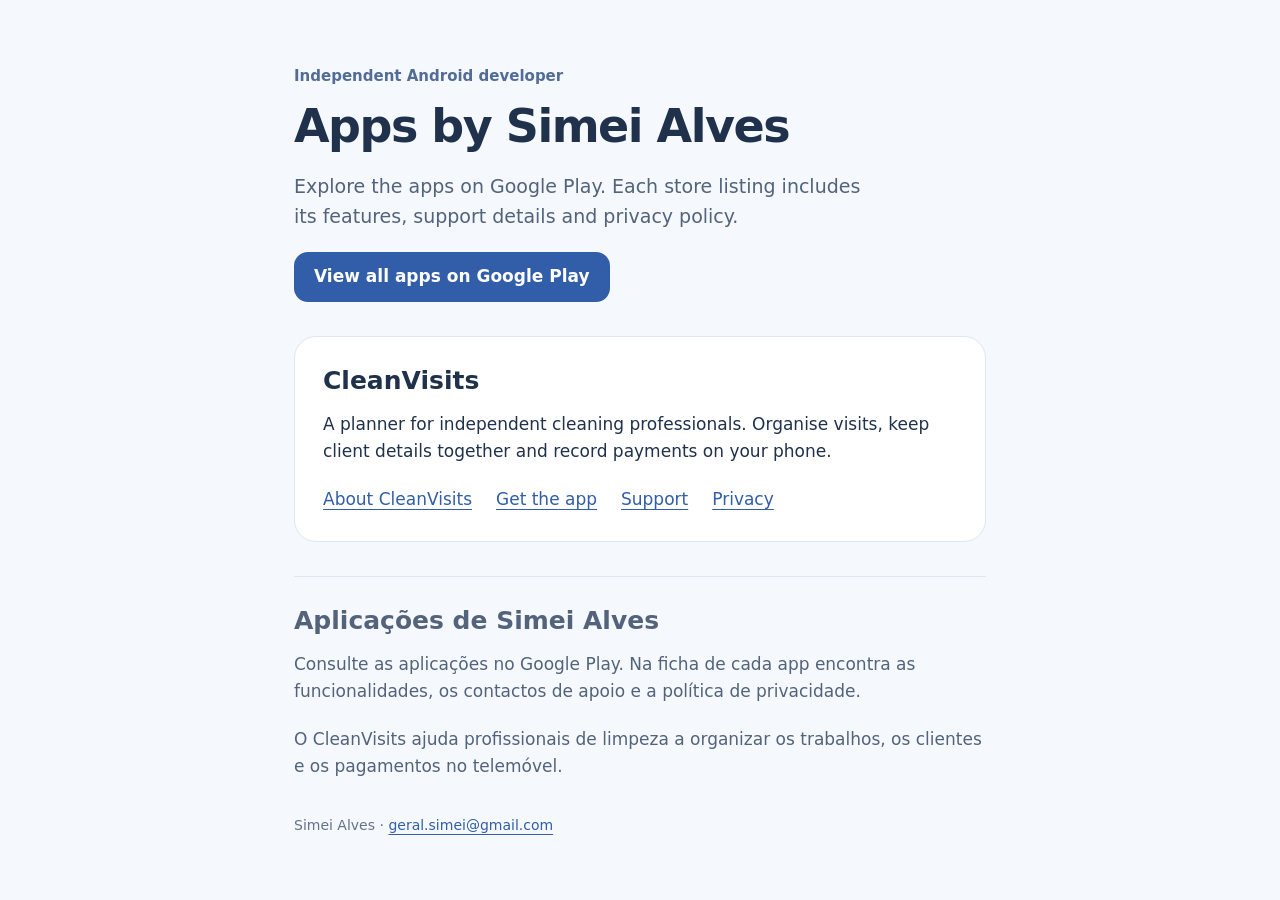
<file: index.html>
<!doctype html>
<html lang="en">
<head>
  <meta charset="utf-8">
  <meta name="viewport" content="width=device-width, initial-scale=1">
  <meta name="description" content="Official Android apps by Simei Alves. Find CleanVisits, app support and Google Play listings.">
  <meta name="theme-color" content="#f5f8fd">
  <meta name="color-scheme" content="light">
  <link rel="canonical" href="https://simei-alves.github.io/">
  <title>Simei Alves — Android apps</title>
  <style>
    * { box-sizing: border-box; }
    body { margin: 0; background: #f5f8fd; color: #20314c; font: 17px/1.6 system-ui, -apple-system, BlinkMacSystemFont, "Segoe UI", sans-serif; }
    main { max-width: 740px; margin: auto; padding: 64px 24px; }
    .label { color: #526c97; font-size: 15px; font-weight: 650; margin-bottom: 12px; }
    h1 { font-size: clamp(34px, 8vw, 46px); line-height: 1.15; letter-spacing: -1.5px; margin: 0 0 18px; }
    h2 { font-size: 25px; line-height: 1.3; margin: 0 0 14px; }
    p { margin: 0 0 20px; }
    .intro { color: #53637b; font-size: 19px; max-width: 590px; }
    section { padding: 28px; background: white; border: 1px solid #dde6f4; border-radius: 22px; margin: 34px 0; }
    a { color: #315da9; text-underline-offset: 4px; }
    a:focus-visible { outline: 3px solid #80a7eb; outline-offset: 5px; }
    .button { display: inline-flex; align-items: center; min-height: 50px; border-radius: 14px; padding: 11px 20px; background: #315da9; color: white; font-weight: 650; text-decoration: none; }
    .links { display: flex; flex-wrap: wrap; gap: 12px 24px; margin-top: 20px; }
    .pt { margin-top: 34px; color: #53637b; padding-top: 28px; border-top: 1px solid #dde6f4; }
    footer { margin-top: 34px; color: #657389; font-size: 14px; }
    @media (max-width: 460px) { main { padding: 38px 18px; } section { padding: 24px; } }
  </style>
</head>
<body>
<main>
  <p class="label">Independent Android developer</p>
  <h1>Apps by Simei Alves</h1>
  <p class="intro">Explore the apps on Google Play. Each store listing includes its features, support details and privacy policy.</p>
  <a class="button" href="https://play.google.com/store/apps/dev?id=5672732255673525342">View all apps on Google Play</a>
  <section aria-labelledby="cleanvisits">
    <h2 id="cleanvisits">CleanVisits</h2>
    <p>A planner for independent cleaning professionals. Organise visits, keep client details together and record payments on your phone.</p>
    <nav class="links" aria-label="CleanVisits links">
      <a href="./cleanvisits/">About CleanVisits</a>
      <a href="https://play.google.com/store/apps/details?id=app.cleanvisits.mobile">Get the app</a>
      <a href="https://cleanvisits.simei-alves.chatgpt.site/support/">Support</a>
      <a href="https://cleanvisits.simei-alves.chatgpt.site/privacy/">Privacy</a>
    </nav>
  </section>
  <div class="pt" lang="pt-PT">
    <h2>Aplicações de Simei Alves</h2>
    <p>Consulte as aplicações no Google Play. Na ficha de cada app encontra as funcionalidades, os contactos de apoio e a política de privacidade.</p>
    <p>O CleanVisits ajuda profissionais de limpeza a organizar os trabalhos, os clientes e os pagamentos no telemóvel.</p>
  </div>
  <footer>Simei Alves · <a href="mailto:geral.simei@gmail.com">geral.simei@gmail.com</a></footer>
</main>
</body>
</html>
</file>
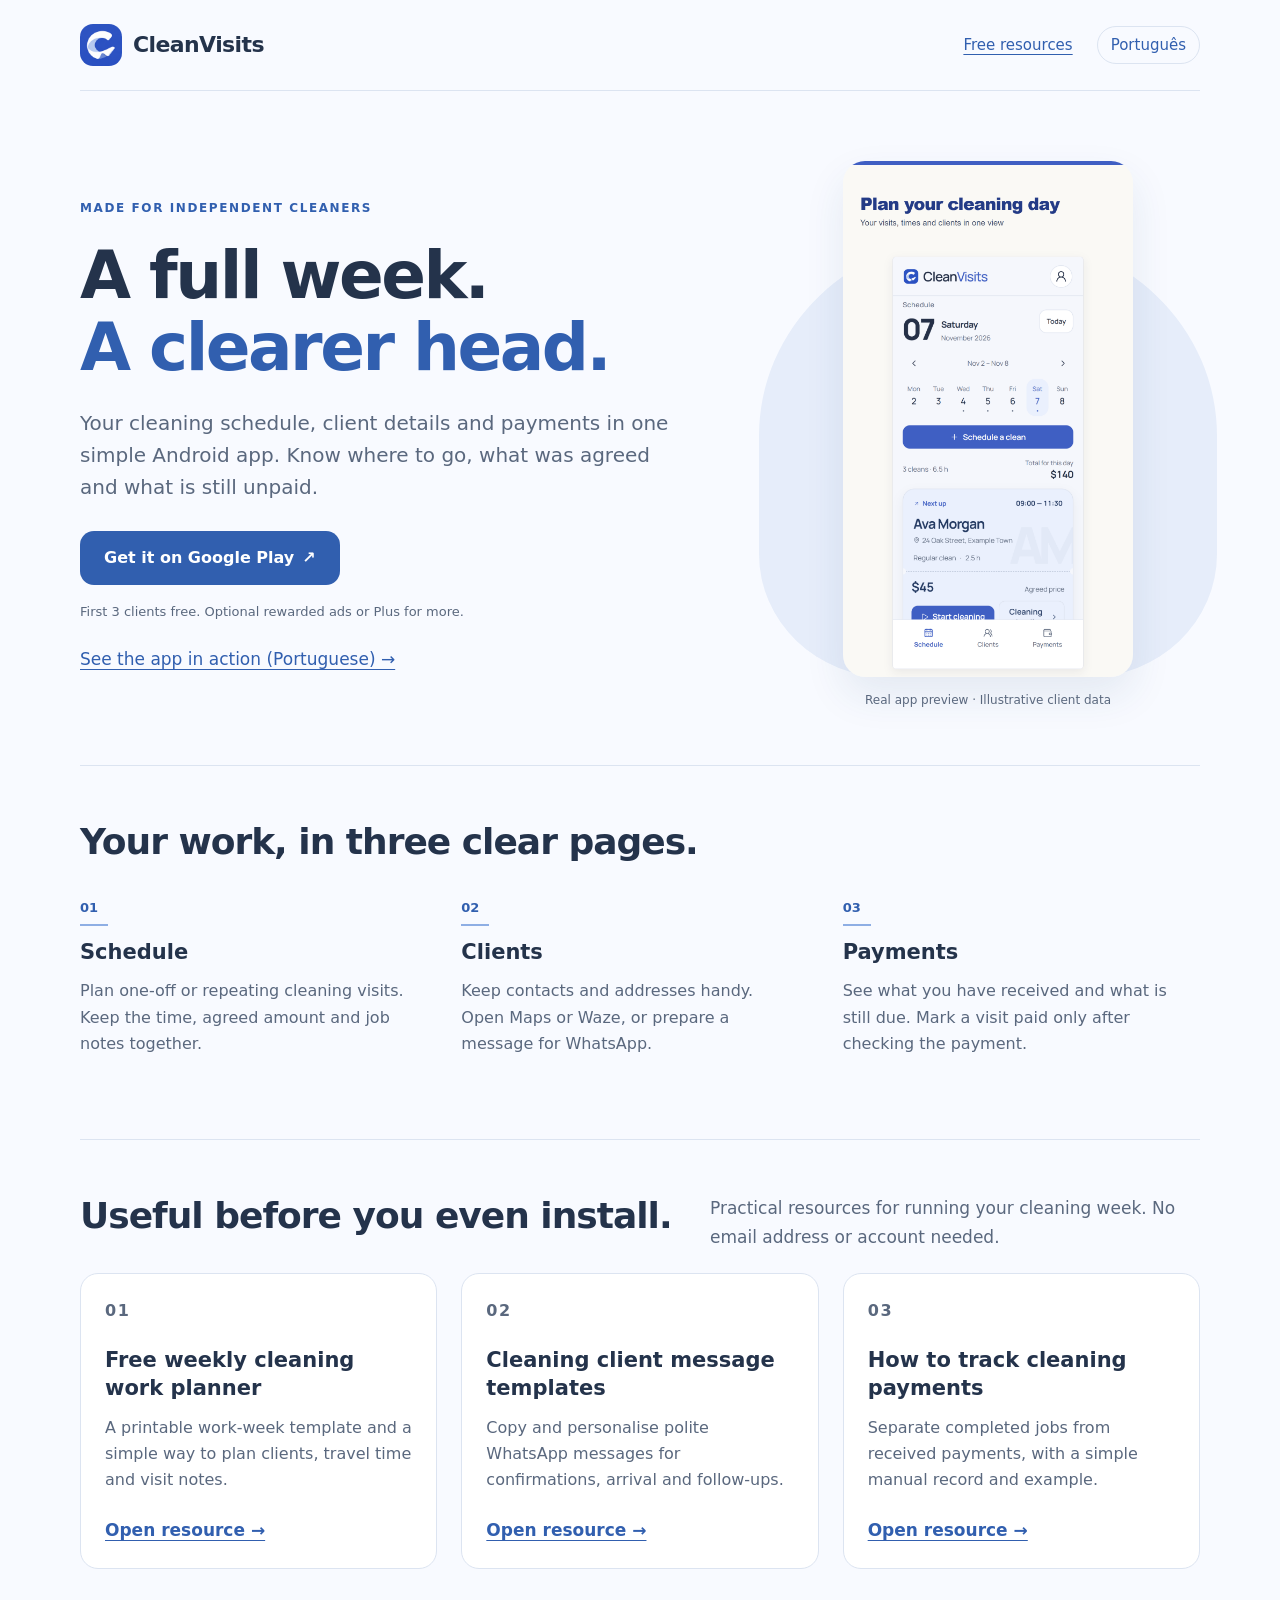
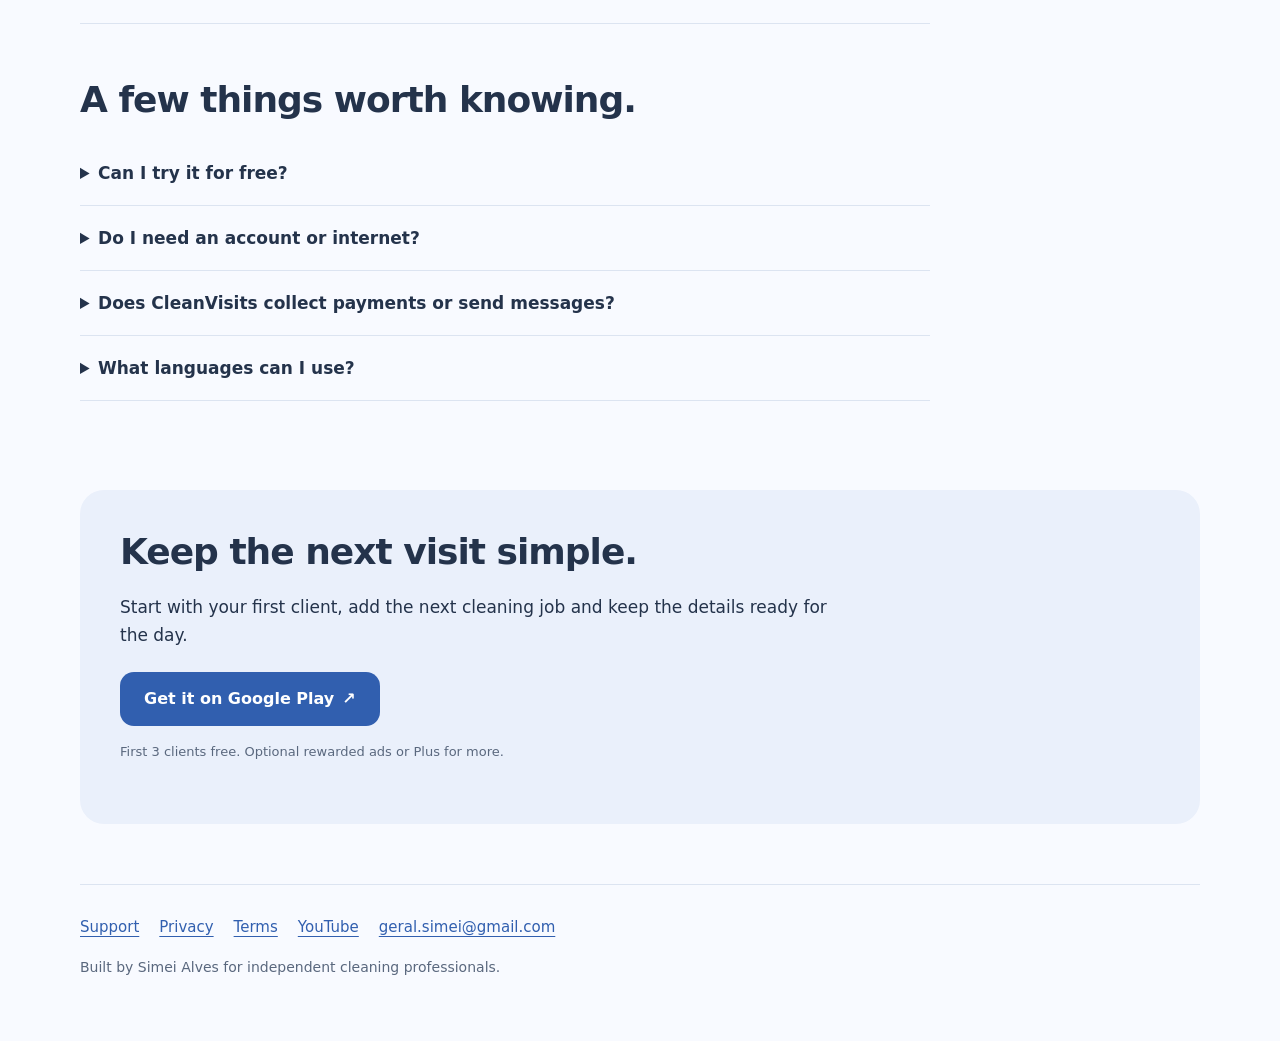
<file: cleanvisits/index.html>
<!doctype html><html lang="en"><head><meta charset="utf-8"><meta name="viewport" content="width=device-width,initial-scale=1"><title>CleanVisits — Cleaning Schedule &amp; Client Planner for Android</title><meta name="description" content="Plan cleaning jobs, organise clients, prepare WhatsApp messages and track manual payments. Try CleanVisits for Android with your first 3 clients free."><meta name="theme-color" content="#f8faff"><link rel="canonical" href="https://simei-alves.github.io/cleanvisits/"><link rel="alternate" hreflang="en" href="https://simei-alves.github.io/cleanvisits/"><link rel="alternate" hreflang="pt-BR" href="https://simei-alves.github.io/cleanvisits/pt-br/"><link rel="alternate" hreflang="x-default" href="https://simei-alves.github.io/cleanvisits/"><meta property="og:type" content="website"><meta property="og:title" content="CleanVisits — Cleaning Schedule &amp; Client Planner for Android"><meta property="og:description" content="Plan cleaning jobs, organise clients, prepare WhatsApp messages and track manual payments. Try CleanVisits for Android with your first 3 clients free."><meta property="og:url" content="https://simei-alves.github.io/cleanvisits/"><meta property="og:image" content="https://simei-alves.github.io/cleanvisits/assets/icon.png"><meta property="og:site_name" content="CleanVisits"><meta name="twitter:card" content="summary"><link rel="icon" href="/cleanvisits/assets/icon.png"><link rel="stylesheet" href="/cleanvisits/assets/site.css"><script type="application/ld+json">{"@context": "https://schema.org", "@type": "SoftwareApplication", "name": "CleanVisits — Cleaning Schedule & Client Planner for Android", "description": "Plan cleaning jobs, organise clients, prepare WhatsApp messages and track manual payments. Try CleanVisits for Android with your first 3 clients free.", "url": "https://simei-alves.github.io/cleanvisits/", "inLanguage": "en", "operatingSystem": "Android", "applicationCategory": "BusinessApplication", "downloadUrl": "https://play.google.com/store/apps/details?id=app.cleanvisits.mobile&referrer=utm_source%3Dcleanvisits_website%26utm_medium%3Dorganic%26utm_campaign%3Devergreen_resources%26utm_content%3Dhome-en", "author": {"@type": "Person", "name": "Simei Alves"}, "offers": {"@type": "Offer", "price": "0", "priceCurrency": "EUR"}}</script><script defer src="/cleanvisits/assets/site.js?v=20261111-share"></script><meta name="google-site-verification" content="xfqbHqkhNoqQTJRqaFRXbe8_6om6MRQxF9BU3e5AHb0" /></head><body><a class="skip" href="#main">Skip to content</a><div class="wrap"><header><a class="brand" href="/cleanvisits/"><img src="/cleanvisits/assets/icon.png" width="42" height="42" alt="">CleanVisits</a><nav aria-label="Main navigation"><a class="guides-nav" href="/cleanvisits/#resources">Free resources</a><a class="language" lang="pt-BR" href="https://simei-alves.github.io/cleanvisits/pt-br/">Português</a></nav></header><main id="main"><section class="hero"><div><p class="eyebrow">Made for independent cleaners</p><h1>A full week.<br><em>A clearer head.</em></h1><p class="lead">Your cleaning schedule, client details and payments in one simple Android app. Know where to go, what was agreed and what is still unpaid.</p><div class="actions"><a class="button" href="https://play.google.com/store/apps/details?id=app.cleanvisits.mobile&amp;referrer=utm_source%3Dcleanvisits_website%26utm_medium%3Dorganic%26utm_campaign%3Devergreen_resources%26utm_content%3Dhome-en">Get it on Google Play <span aria-hidden="true">↗</span></a></div><p class="fine">First 3 clients free. Optional rewarded ads or Plus for more.</p><a href="https://www.youtube.com/watch?v=NJuPcZrZ4kE">See the app in action (Portuguese) →</a></div><figure class="showcase"><img src="/cleanvisits/assets/app-en.png" width="1080" height="1920" alt="CleanVisits cleaning schedule showing example visits and times" fetchpriority="high"><figcaption>Real app preview · Illustrative client data</figcaption></figure></section><section class="section"><h2>Your work, in three clear pages.</h2><div class="features"><article class="feature"><span class="number">01</span><h3>Schedule</h3><p>Plan one-off or repeating cleaning visits. Keep the time, agreed amount and job notes together.</p></article><article class="feature"><span class="number">02</span><h3>Clients</h3><p>Keep contacts and addresses handy. Open Maps or Waze, or prepare a message for WhatsApp.</p></article><article class="feature"><span class="number">03</span><h3>Payments</h3><p>See what you have received and what is still due. Mark a visit paid only after checking the payment.</p></article></div></section><section class="section" id="resources"><div class="section-head"><h2>Useful before you even install.</h2><p>Practical resources for running your cleaning week. No email address or account needed.</p></div><div class="resources"><article class="resource"><p class="eyebrow">01</p><h3>Free weekly cleaning work planner</h3><p>A printable work-week template and a simple way to plan clients, travel time and visit notes.</p><a href="/cleanvisits/cleaning-weekly-planner.html">Open resource →</a></article><article class="resource"><p class="eyebrow">02</p><h3>Cleaning client message templates</h3><p>Copy and personalise polite WhatsApp messages for confirmations, arrival and follow-ups.</p><a href="/cleanvisits/cleaning-client-message-templates.html">Open resource →</a></article><article class="resource"><p class="eyebrow">03</p><h3>How to track cleaning payments</h3><p>Separate completed jobs from received payments, with a simple manual record and example.</p><a href="/cleanvisits/track-cleaning-payments.html">Open resource →</a></article></div></section><section class="section faq"><h2>A few things worth knowing.</h2><details><summary>Can I try it for free?</summary><p>Yes. Start with 3 clients free. Additional clients can be unlocked with optional rewarded ads when available, or with Plus. Plus removes ads and unlocks all features. Check Google Play for the current local subscription price.</p></details><details><summary>Do I need an account or internet?</summary><p>No CleanVisits account is required. Your schedule and client records work offline on your phone. Ads, subscriptions, navigation and WhatsApp may need internet access or another app.</p></details><details><summary>Does CleanVisits collect payments or send messages?</summary><p>Payments are recorded manually. CleanVisits does not charge clients. WhatsApp messages are prepared for you to review and send yourself.</p></details><details><summary>What languages can I use?</summary><p>The app includes 20 interface languages. Choose your language when you first open it, or change it in the profile.</p></details></section><aside class="closing no-print"><h2>Keep the next visit simple.</h2><p>Start with your first client, add the next cleaning job and keep the details ready for the day.</p><a class="button" href="https://play.google.com/store/apps/details?id=app.cleanvisits.mobile&amp;referrer=utm_source%3Dcleanvisits_website%26utm_medium%3Dorganic%26utm_campaign%3Devergreen_resources%26utm_content%3Dhome-bottom-en">Get it on Google Play <span aria-hidden="true">↗</span></a><p class="fine" style="margin-top:15px">First 3 clients free. Optional rewarded ads or Plus for more.</p></aside></main><footer><nav class="footer-links" aria-label="Help and information"><a href="https://cleanvisits.simei-alves.chatgpt.site/support/">Support</a><a href="https://cleanvisits.simei-alves.chatgpt.site/privacy/">Privacy</a><a href="https://cleanvisits.simei-alves.chatgpt.site/terms/">Terms</a><a href="https://www.youtube.com/@CleanVisits">YouTube</a><a href="mailto:geral.simei@gmail.com">geral.simei@gmail.com</a></nav><p>Built by Simei Alves for independent cleaning professionals.</p></footer></div></body></html>
</file>
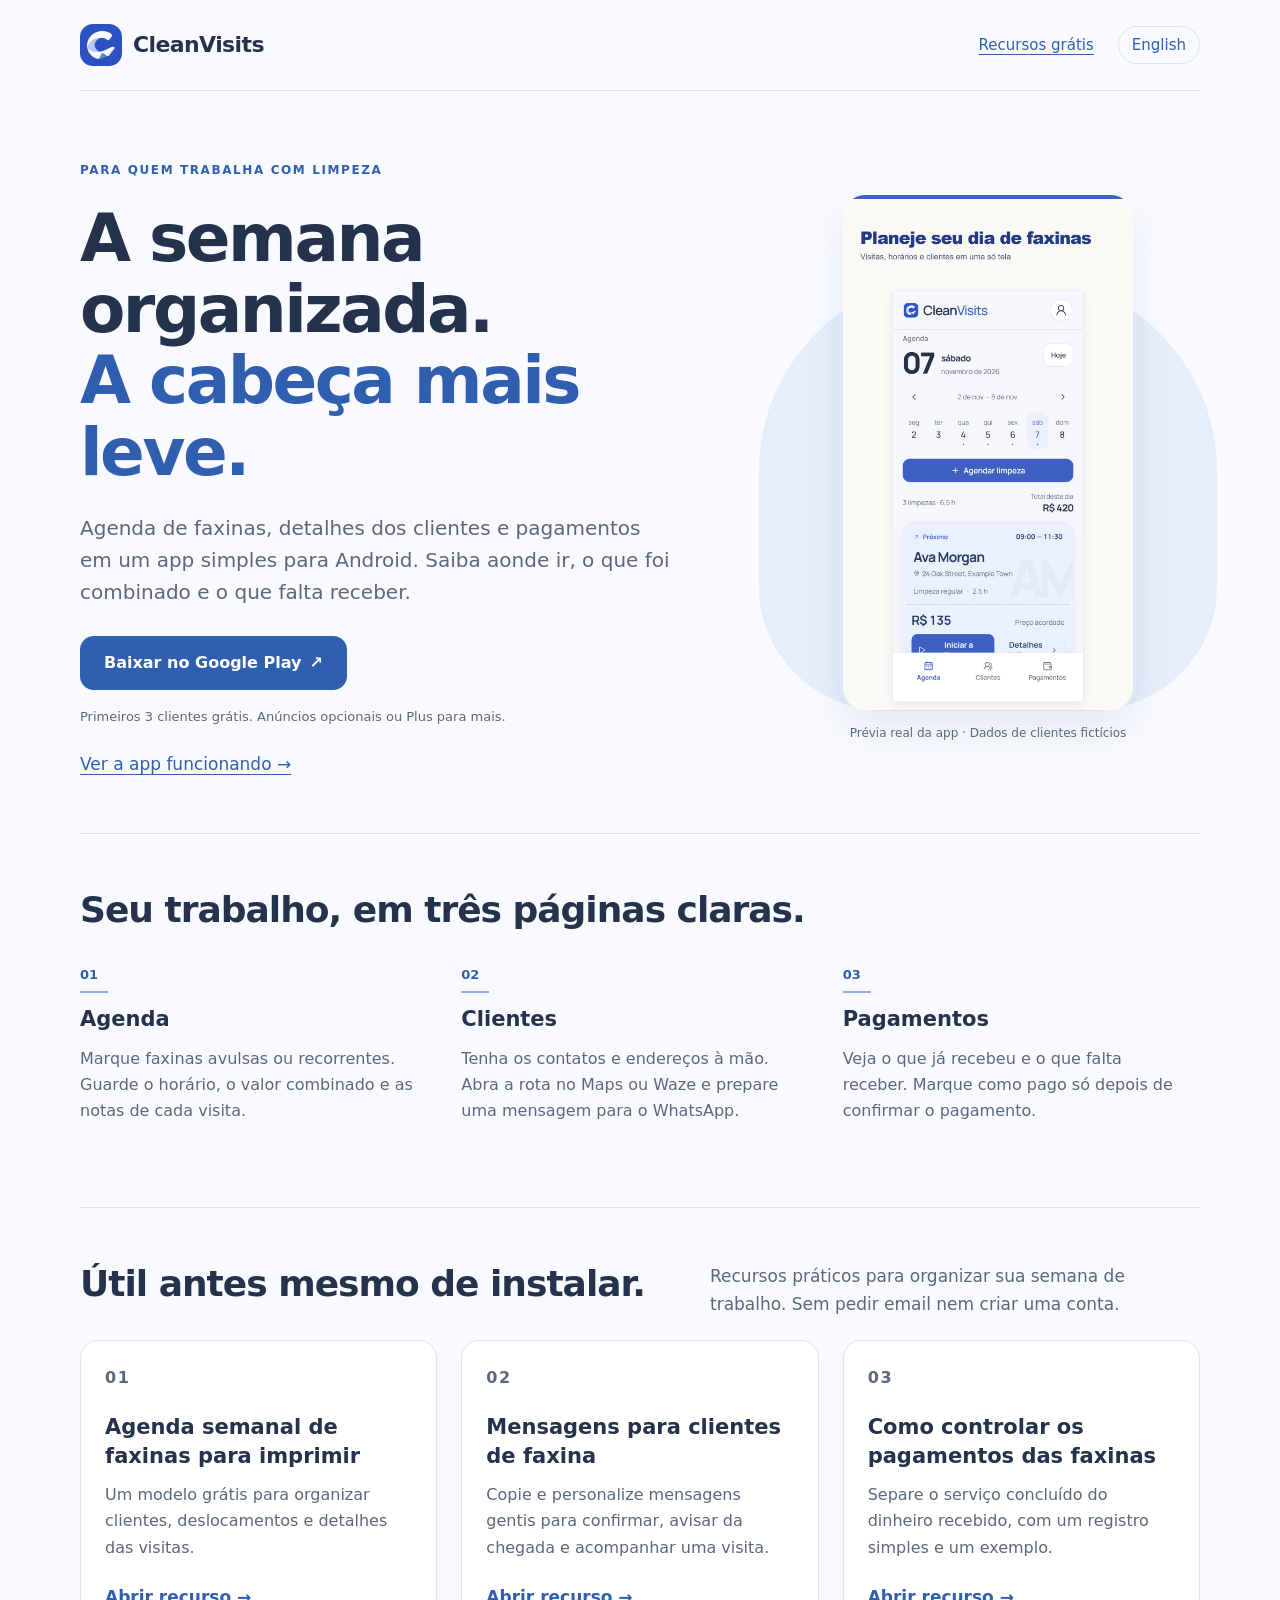
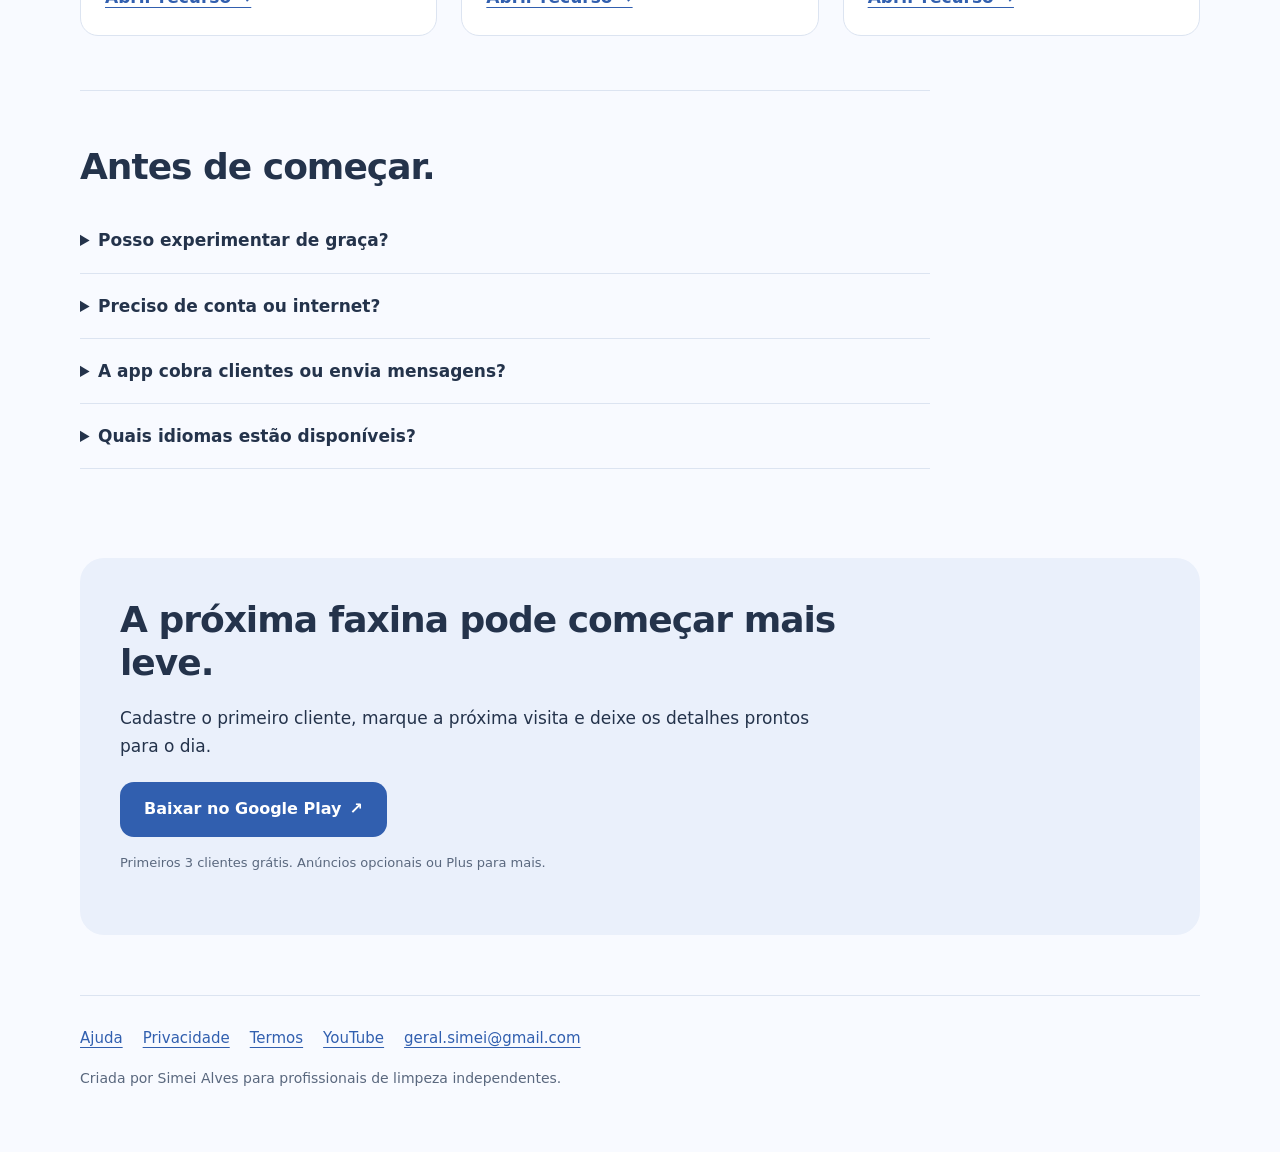
<file: cleanvisits/pt-br/index.html>
<!doctype html><html lang="pt-BR"><head><meta charset="utf-8"><meta name="viewport" content="width=device-width,initial-scale=1"><title>CleanVisits — Agenda de Faxinas para Diaristas e Profissionais de Limpeza</title><meta name="description" content="Organize sua agenda de faxinas, clientes e pagamentos no Android. Prepare mensagens para o WhatsApp e abra rotas no Maps ou Waze. Comece com 3 clientes grátis."><meta name="theme-color" content="#f8faff"><link rel="canonical" href="https://simei-alves.github.io/cleanvisits/pt-br/"><link rel="alternate" hreflang="pt-BR" href="https://simei-alves.github.io/cleanvisits/pt-br/"><link rel="alternate" hreflang="en" href="https://simei-alves.github.io/cleanvisits/"><link rel="alternate" hreflang="x-default" href="https://simei-alves.github.io/cleanvisits/"><meta property="og:type" content="website"><meta property="og:title" content="CleanVisits — Agenda de Faxinas para Diaristas e Profissionais de Limpeza"><meta property="og:description" content="Organize sua agenda de faxinas, clientes e pagamentos no Android. Prepare mensagens para o WhatsApp e abra rotas no Maps ou Waze. Comece com 3 clientes grátis."><meta property="og:url" content="https://simei-alves.github.io/cleanvisits/pt-br/"><meta property="og:image" content="https://simei-alves.github.io/cleanvisits/assets/icon.png"><meta property="og:site_name" content="CleanVisits"><meta name="twitter:card" content="summary"><link rel="icon" href="/cleanvisits/assets/icon.png"><link rel="stylesheet" href="/cleanvisits/assets/site.css"><script type="application/ld+json">{"@context": "https://schema.org", "@type": "SoftwareApplication", "name": "CleanVisits — Agenda de Faxinas para Diaristas e Profissionais de Limpeza", "description": "Organize sua agenda de faxinas, clientes e pagamentos no Android. Prepare mensagens para o WhatsApp e abra rotas no Maps ou Waze. Comece com 3 clientes grátis.", "url": "https://simei-alves.github.io/cleanvisits/pt-br/", "inLanguage": "pt-BR", "operatingSystem": "Android", "applicationCategory": "BusinessApplication", "downloadUrl": "https://play.google.com/store/apps/details?id=app.cleanvisits.mobile&referrer=utm_source%3Dcleanvisits_website%26utm_medium%3Dorganic%26utm_campaign%3Devergreen_resources%26utm_content%3Dhome-pt-BR", "author": {"@type": "Person", "name": "Simei Alves"}, "offers": {"@type": "Offer", "price": "0", "priceCurrency": "EUR"}}</script><script defer src="/cleanvisits/assets/site.js?v=20261111-share"></script></head><body><a class="skip" href="#main">Pular para o conteúdo</a><div class="wrap"><header><a class="brand" href="/cleanvisits/pt-br/"><img src="/cleanvisits/assets/icon.png" width="42" height="42" alt="">CleanVisits</a><nav aria-label="Navegação principal"><a class="guides-nav" href="/cleanvisits/pt-br/#resources">Recursos grátis</a><a class="language" lang="en" href="https://simei-alves.github.io/cleanvisits/">English</a></nav></header><main id="main"><section class="hero"><div><p class="eyebrow">Para quem trabalha com limpeza</p><h1>A semana organizada.<br><em>A cabeça mais leve.</em></h1><p class="lead">Agenda de faxinas, detalhes dos clientes e pagamentos em um app simples para Android. Saiba aonde ir, o que foi combinado e o que falta receber.</p><div class="actions"><a class="button" href="https://play.google.com/store/apps/details?id=app.cleanvisits.mobile&amp;referrer=utm_source%3Dcleanvisits_website%26utm_medium%3Dorganic%26utm_campaign%3Devergreen_resources%26utm_content%3Dhome-pt-BR">Baixar no Google Play <span aria-hidden="true">↗</span></a></div><p class="fine">Primeiros 3 clientes grátis. Anúncios opcionais ou Plus para mais.</p><a href="https://www.youtube.com/watch?v=NJuPcZrZ4kE">Ver a app funcionando →</a></div><figure class="showcase"><img src="/cleanvisits/assets/app-pt.png" width="1080" height="1920" alt="Agenda de faxinas da CleanVisits com horários e visitas de exemplo" fetchpriority="high"><figcaption>Prévia real da app · Dados de clientes fictícios</figcaption></figure></section><section class="section"><h2>Seu trabalho, em três páginas claras.</h2><div class="features"><article class="feature"><span class="number">01</span><h3>Agenda</h3><p>Marque faxinas avulsas ou recorrentes. Guarde o horário, o valor combinado e as notas de cada visita.</p></article><article class="feature"><span class="number">02</span><h3>Clientes</h3><p>Tenha os contatos e endereços à mão. Abra a rota no Maps ou Waze e prepare uma mensagem para o WhatsApp.</p></article><article class="feature"><span class="number">03</span><h3>Pagamentos</h3><p>Veja o que já recebeu e o que falta receber. Marque como pago só depois de confirmar o pagamento.</p></article></div></section><section class="section" id="resources"><div class="section-head"><h2>Útil antes mesmo de instalar.</h2><p>Recursos práticos para organizar sua semana de trabalho. Sem pedir email nem criar uma conta.</p></div><div class="resources"><article class="resource"><p class="eyebrow">01</p><h3>Agenda semanal de faxinas para imprimir</h3><p>Um modelo grátis para organizar clientes, deslocamentos e detalhes das visitas.</p><a href="/cleanvisits/pt-br/agenda-semanal-de-faxinas.html">Abrir recurso →</a></article><article class="resource"><p class="eyebrow">02</p><h3>Mensagens para clientes de faxina</h3><p>Copie e personalize mensagens gentis para confirmar, avisar da chegada e acompanhar uma visita.</p><a href="/cleanvisits/pt-br/mensagens-whatsapp-clientes-faxina.html">Abrir recurso →</a></article><article class="resource"><p class="eyebrow">03</p><h3>Como controlar os pagamentos das faxinas</h3><p>Separe o serviço concluído do dinheiro recebido, com um registro simples e um exemplo.</p><a href="/cleanvisits/pt-br/controle-pagamentos-faxinas.html">Abrir recurso →</a></article></div></section><section class="section faq"><h2>Antes de começar.</h2><details><summary>Posso experimentar de graça?</summary><p>Sim. Comece com 3 clientes grátis. Clientes adicionais podem ser liberados com anúncios recompensados opcionais, quando disponíveis, ou com o Plus. O Plus remove os anúncios e libera todas as funções. Consulte o Google Play para o preço atual da assinatura no seu país.</p></details><details><summary>Preciso de conta ou internet?</summary><p>Não é necessário criar uma conta CleanVisits. A agenda e os registros funcionam sem internet no celular. Anúncios, assinaturas, navegação e WhatsApp podem precisar de internet ou de outro aplicativo.</p></details><details><summary>A app cobra clientes ou envia mensagens?</summary><p>Os pagamentos são registrados manualmente. A CleanVisits não cobra os clientes. As mensagens são preparadas para você revisar e enviar no seu WhatsApp.</p></details><details><summary>Quais idiomas estão disponíveis?</summary><p>A app tem 20 idiomas de interface. Escolha o seu na primeira abertura ou altere o idioma no perfil.</p></details></section><aside class="closing no-print"><h2>A próxima faxina pode começar mais leve.</h2><p>Cadastre o primeiro cliente, marque a próxima visita e deixe os detalhes prontos para o dia.</p><a class="button" href="https://play.google.com/store/apps/details?id=app.cleanvisits.mobile&amp;referrer=utm_source%3Dcleanvisits_website%26utm_medium%3Dorganic%26utm_campaign%3Devergreen_resources%26utm_content%3Dhome-bottom-pt-BR">Baixar no Google Play <span aria-hidden="true">↗</span></a><p class="fine" style="margin-top:15px">Primeiros 3 clientes grátis. Anúncios opcionais ou Plus para mais.</p></aside></main><footer><nav class="footer-links" aria-label="Ajuda e informações"><a href="https://cleanvisits.simei-alves.chatgpt.site/support/">Ajuda</a><a href="https://cleanvisits.simei-alves.chatgpt.site/privacy/">Privacidade</a><a href="https://cleanvisits.simei-alves.chatgpt.site/terms/">Termos</a><a href="https://www.youtube.com/@CleanVisits">YouTube</a><a href="mailto:geral.simei@gmail.com">geral.simei@gmail.com</a></nav><p>Criada por Simei Alves para profissionais de limpeza independentes.</p></footer></div></body></html>
</file>
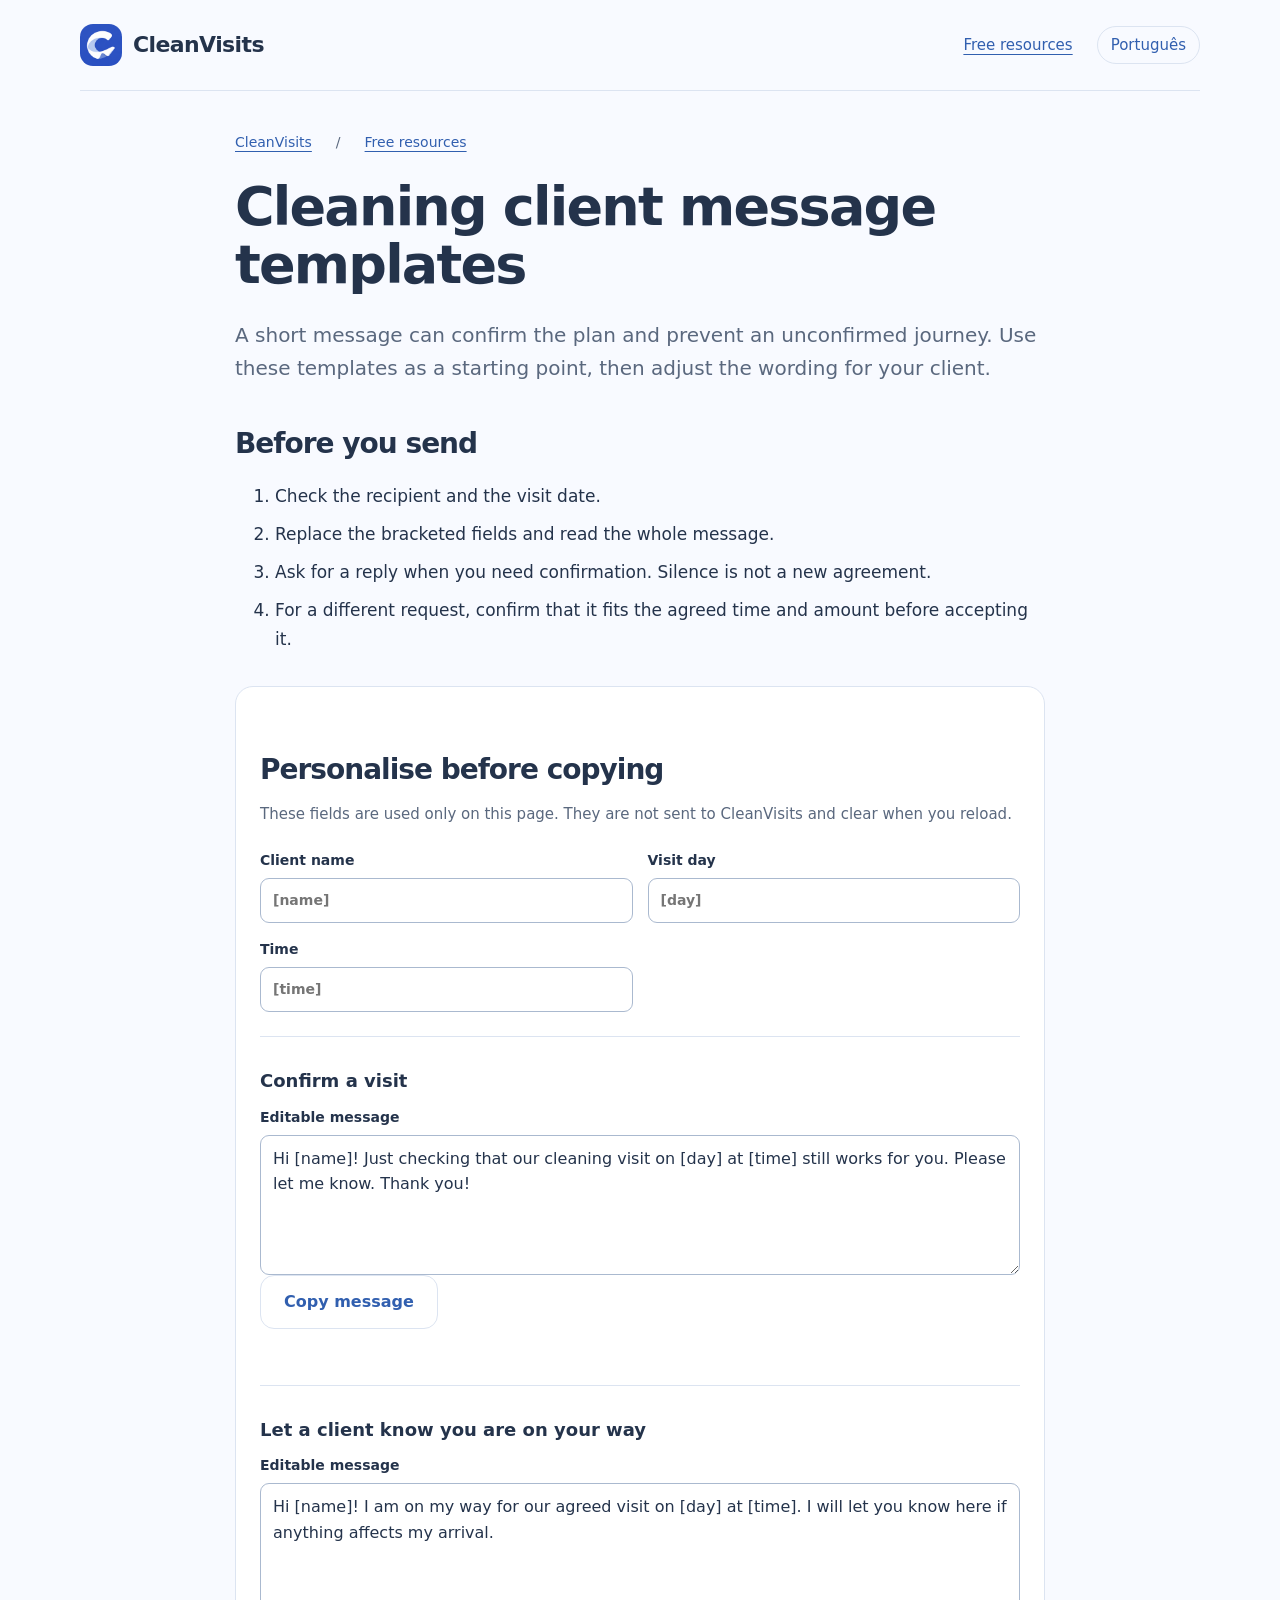
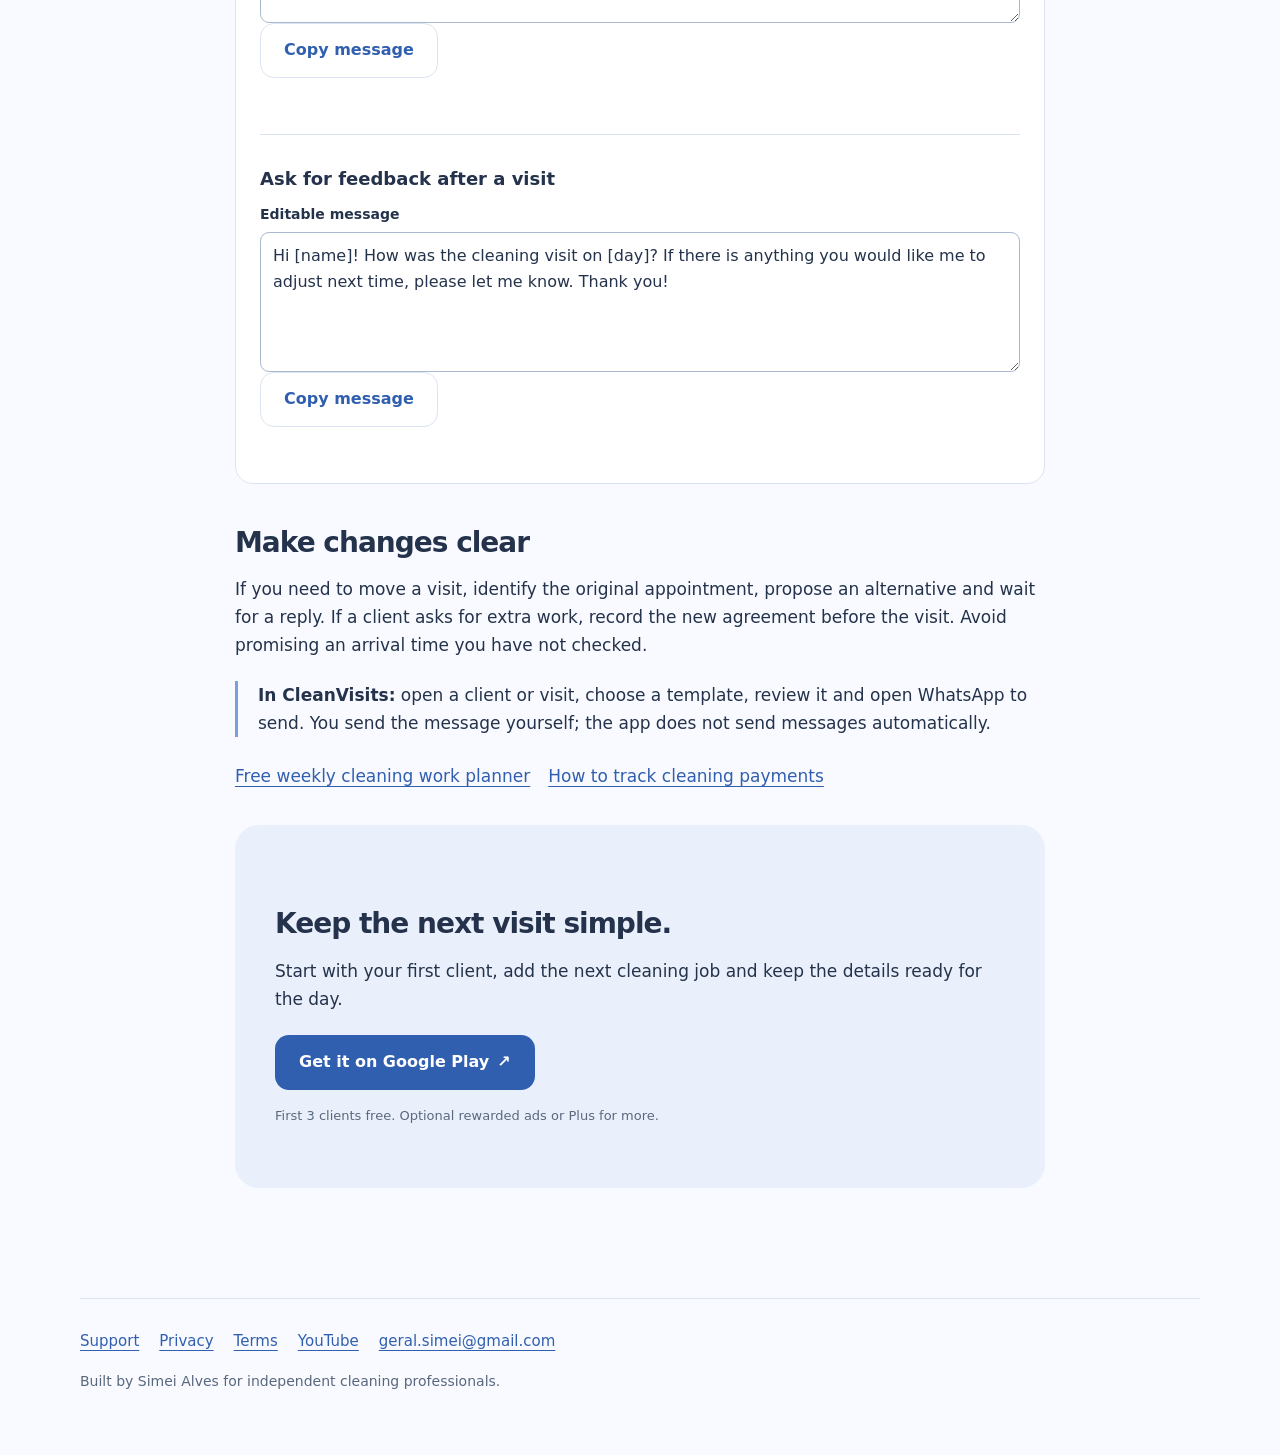
<file: cleanvisits/cleaning-client-message-templates.html>
<!doctype html><html lang="en"><head><meta charset="utf-8"><meta name="viewport" content="width=device-width,initial-scale=1"><title>Cleaning client message templates | CleanVisits</title><meta name="description" content="Copy and personalise polite WhatsApp messages for confirmations, arrival and follow-ups."><meta name="theme-color" content="#f8faff"><link rel="canonical" href="https://simei-alves.github.io/cleanvisits/cleaning-client-message-templates.html"><link rel="alternate" hreflang="en" href="https://simei-alves.github.io/cleanvisits/cleaning-client-message-templates.html"><link rel="alternate" hreflang="pt-BR" href="https://simei-alves.github.io/cleanvisits/pt-br/mensagens-whatsapp-clientes-faxina.html"><link rel="alternate" hreflang="x-default" href="https://simei-alves.github.io/cleanvisits/cleaning-client-message-templates.html"><meta property="og:type" content="article"><meta property="og:title" content="Cleaning client message templates | CleanVisits"><meta property="og:description" content="Copy and personalise polite WhatsApp messages for confirmations, arrival and follow-ups."><meta property="og:url" content="https://simei-alves.github.io/cleanvisits/cleaning-client-message-templates.html"><meta property="og:image" content="https://simei-alves.github.io/cleanvisits/assets/icon.png"><meta property="og:site_name" content="CleanVisits"><meta name="twitter:card" content="summary"><link rel="icon" href="/cleanvisits/assets/icon.png"><link rel="stylesheet" href="/cleanvisits/assets/site.css"><script type="application/ld+json">{"@context": "https://schema.org", "@type": "Article", "name": "Cleaning client message templates | CleanVisits", "description": "Copy and personalise polite WhatsApp messages for confirmations, arrival and follow-ups.", "url": "https://simei-alves.github.io/cleanvisits/cleaning-client-message-templates.html", "inLanguage": "en", "headline": "Cleaning client message templates | CleanVisits", "datePublished": "2026-11-11", "dateModified": "2026-11-11", "author": {"@type": "Organization", "name": "CleanVisits", "url": "https://simei-alves.github.io/cleanvisits/"}}</script><script defer src="/cleanvisits/assets/site.js?v=20261111-share"></script></head><body><a class="skip" href="#main">Skip to content</a><div class="wrap"><header><a class="brand" href="/cleanvisits/"><img src="/cleanvisits/assets/icon.png" width="42" height="42" alt="">CleanVisits</a><nav aria-label="Main navigation"><a class="guides-nav" href="/cleanvisits/#resources">Free resources</a><a class="language" lang="pt-BR" href="https://simei-alves.github.io/cleanvisits/pt-br/mensagens-whatsapp-clientes-faxina.html">Português</a></nav></header><main id="main"><article class="article"><nav class="breadcrumbs" aria-label="Breadcrumb"><a href="/cleanvisits/">CleanVisits</a><span aria-hidden="true"> / </span><a href="/cleanvisits/#resources">Free resources</a></nav><h1>Cleaning client message templates</h1><p class="intro">A short message can confirm the plan and prevent an unconfirmed journey. Use these templates as a starting point, then adjust the wording for your client.</p><h2>Before you send</h2><ol><li>Check the recipient and the visit date.</li><li>Replace the bracketed fields and read the whole message.</li><li>Ask for a reply when you need confirmation. Silence is not a new agreement.</li><li>For a different request, confirm that it fits the agreed time and amount before accepting it.</li></ol><section class="tool"><h2>Personalise before copying</h2><p>These fields are used only on this page. They are not sent to CleanVisits and clear when you reload.</p><div class="fields"><label for="client-name">Client name<input id="client-name" type="text" placeholder="[name]" maxlength="80" autocomplete="off"></label><label for="visit-day">Visit day<input id="visit-day" type="text" placeholder="[day]" maxlength="80" autocomplete="off"></label><label for="visit-time">Time<input id="visit-time" type="text" placeholder="[time]" maxlength="80" autocomplete="off"></label></div><div class="template"><h3>Confirm a visit</h3><label for="message-0">Editable message</label><textarea id="message-0" data-template="Hi {name}! Just checking that our cleaning visit on {day} at {time} still works for you. Please let me know. Thank you!">Hi {name}! Just checking that our cleaning visit on {day} at {time} still works for you. Please let me know. Thank you!</textarea><button type="button" class="button secondary" data-copy="message-0">Copy message</button><span class="copy-status" role="status" aria-live="polite"></span></div><div class="template"><h3>Let a client know you are on your way</h3><label for="message-1">Editable message</label><textarea id="message-1" data-template="Hi {name}! I am on my way for our agreed visit on {day} at {time}. I will let you know here if anything affects my arrival.">Hi {name}! I am on my way for our agreed visit on {day} at {time}. I will let you know here if anything affects my arrival.</textarea><button type="button" class="button secondary" data-copy="message-1">Copy message</button><span class="copy-status" role="status" aria-live="polite"></span></div><div class="template"><h3>Ask for feedback after a visit</h3><label for="message-2">Editable message</label><textarea id="message-2" data-template="Hi {name}! How was the cleaning visit on {day}? If there is anything you would like me to adjust next time, please let me know. Thank you!">Hi {name}! How was the cleaning visit on {day}? If there is anything you would like me to adjust next time, please let me know. Thank you!</textarea><button type="button" class="button secondary" data-copy="message-2">Copy message</button><span class="copy-status" role="status" aria-live="polite"></span></div></section><h2>Make changes clear</h2><p>If you need to move a visit, identify the original appointment, propose an alternative and wait for a reply. If a client asks for extra work, record the new agreement before the visit. Avoid promising an arrival time you have not checked.</p><div class="nudge"><p><strong>In CleanVisits:</strong> open a client or visit, choose a template, review it and open WhatsApp to send. You send the message yourself; the app does not send messages automatically.</p></div><div class="related no-print"><a href="/cleanvisits/cleaning-weekly-planner.html">Free weekly cleaning work planner</a><a href="/cleanvisits/track-cleaning-payments.html">How to track cleaning payments</a></div><aside class="closing no-print"><h2>Keep the next visit simple.</h2><p>Start with your first client, add the next cleaning job and keep the details ready for the day.</p><a class="button" href="https://play.google.com/store/apps/details?id=app.cleanvisits.mobile&amp;referrer=utm_source%3Dcleanvisits_website%26utm_medium%3Dorganic%26utm_campaign%3Devergreen_resources%26utm_content%3Dcleaning-client-message-templates">Get it on Google Play <span aria-hidden="true">↗</span></a><p class="fine" style="margin-top:15px">First 3 clients free. Optional rewarded ads or Plus for more.</p></aside></article></main><footer><nav class="footer-links" aria-label="Help and information"><a href="https://cleanvisits.simei-alves.chatgpt.site/support/">Support</a><a href="https://cleanvisits.simei-alves.chatgpt.site/privacy/">Privacy</a><a href="https://cleanvisits.simei-alves.chatgpt.site/terms/">Terms</a><a href="https://www.youtube.com/@CleanVisits">YouTube</a><a href="mailto:geral.simei@gmail.com">geral.simei@gmail.com</a></nav><p>Built by Simei Alves for independent cleaning professionals.</p></footer></div></body></html>
</file>
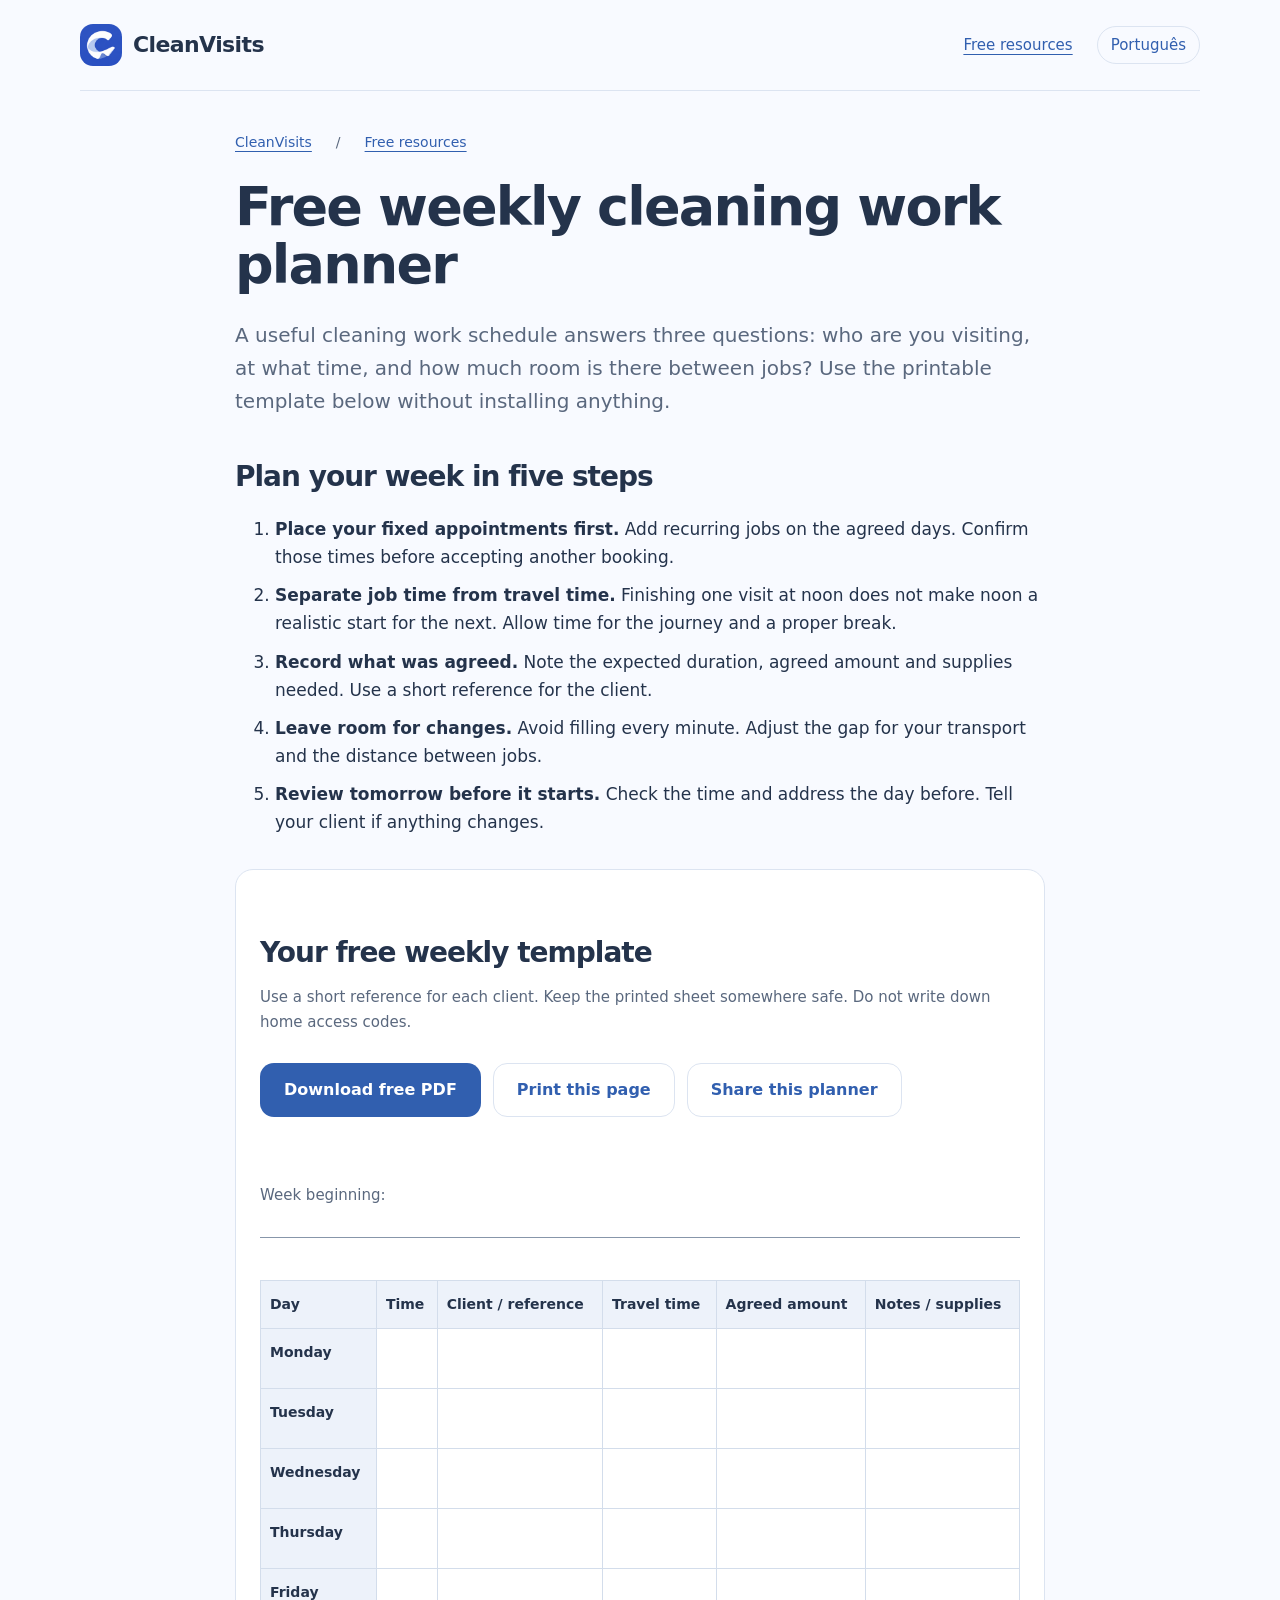
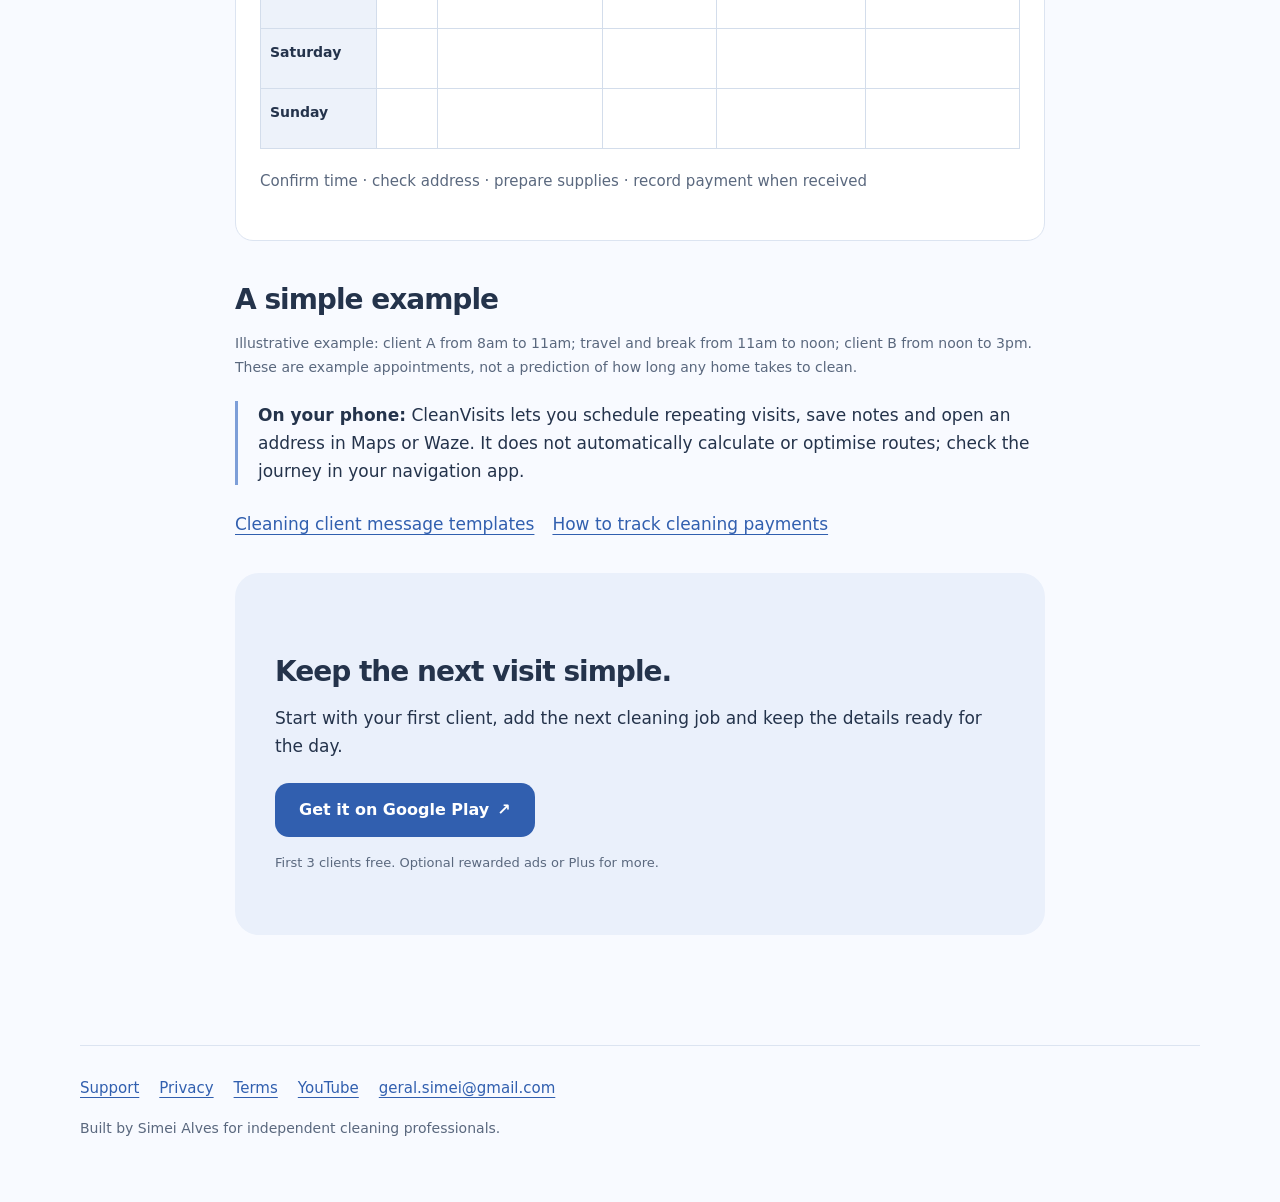
<file: cleanvisits/cleaning-weekly-planner.html>
<!doctype html><html lang="en"><head><meta charset="utf-8"><meta name="viewport" content="width=device-width,initial-scale=1"><title>Free weekly cleaning work planner | CleanVisits</title><meta name="description" content="A printable work-week template and a simple way to plan clients, travel time and visit notes."><meta name="theme-color" content="#f8faff"><link rel="canonical" href="https://simei-alves.github.io/cleanvisits/cleaning-weekly-planner.html"><link rel="alternate" hreflang="en" href="https://simei-alves.github.io/cleanvisits/cleaning-weekly-planner.html"><link rel="alternate" hreflang="pt-BR" href="https://simei-alves.github.io/cleanvisits/pt-br/agenda-semanal-de-faxinas.html"><link rel="alternate" hreflang="x-default" href="https://simei-alves.github.io/cleanvisits/cleaning-weekly-planner.html"><meta property="og:type" content="article"><meta property="og:title" content="Free weekly cleaning work planner | CleanVisits"><meta property="og:description" content="A printable work-week template and a simple way to plan clients, travel time and visit notes."><meta property="og:url" content="https://simei-alves.github.io/cleanvisits/cleaning-weekly-planner.html"><meta property="og:image" content="https://simei-alves.github.io/cleanvisits/assets/icon.png"><meta property="og:site_name" content="CleanVisits"><meta name="twitter:card" content="summary"><link rel="icon" href="/cleanvisits/assets/icon.png"><link rel="stylesheet" href="/cleanvisits/assets/site.css"><script type="application/ld+json">{"@context": "https://schema.org", "@type": "Article", "name": "Free weekly cleaning work planner | CleanVisits", "description": "A printable work-week template and a simple way to plan clients, travel time and visit notes.", "url": "https://simei-alves.github.io/cleanvisits/cleaning-weekly-planner.html", "inLanguage": "en", "headline": "Free weekly cleaning work planner | CleanVisits", "datePublished": "2026-11-11", "dateModified": "2026-11-11", "author": {"@type": "Organization", "name": "CleanVisits", "url": "https://simei-alves.github.io/cleanvisits/"}}</script><script defer src="/cleanvisits/assets/site.js?v=20261111-share"></script></head><body><a class="skip" href="#main">Skip to content</a><div class="wrap"><header><a class="brand" href="/cleanvisits/"><img src="/cleanvisits/assets/icon.png" width="42" height="42" alt="">CleanVisits</a><nav aria-label="Main navigation"><a class="guides-nav" href="/cleanvisits/#resources">Free resources</a><a class="language" lang="pt-BR" href="https://simei-alves.github.io/cleanvisits/pt-br/agenda-semanal-de-faxinas.html">Português</a></nav></header><main id="main"><article class="article"><nav class="breadcrumbs" aria-label="Breadcrumb"><a href="/cleanvisits/">CleanVisits</a><span aria-hidden="true"> / </span><a href="/cleanvisits/#resources">Free resources</a></nav><h1>Free weekly cleaning work planner</h1><p class="intro">A useful cleaning work schedule answers three questions: who are you visiting, at what time, and how much room is there between jobs? Use the printable template below without installing anything.</p><h2>Plan your week in five steps</h2><ol><li><strong>Place your fixed appointments first.</strong> Add recurring jobs on the agreed days. Confirm those times before accepting another booking.</li><li><strong>Separate job time from travel time.</strong> Finishing one visit at noon does not make noon a realistic start for the next. Allow time for the journey and a proper break.</li><li><strong>Record what was agreed.</strong> Note the expected duration, agreed amount and supplies needed. Use a short reference for the client.</li><li><strong>Leave room for changes.</strong> Avoid filling every minute. Adjust the gap for your transport and the distance between jobs.</li><li><strong>Review tomorrow before it starts.</strong> Check the time and address the day before. Tell your client if anything changes.</li></ol><section class="tool"><h2>Your free weekly template</h2><p>Use a short reference for each client. Keep the printed sheet somewhere safe. Do not write down home access codes.</p><div class="actions no-print"><a class="button" href="/cleanvisits/downloads/cleaning-weekly-planner.pdf" download>Download free PDF</a><button class="button secondary" type="button" data-print>Print this page</button><button class="button secondary" type="button" data-share>Share this planner</button></div><span class="copy-status no-print" data-share-status role="status" aria-live="polite"></span><div class="sheet"><h2 class="print-only">CleanVisits · Weekly cleaning work planner</h2><p>Week beginning: <span class="name-line"></span></p><div class="table-wrap"><table><thead><tr><th scope="col">Day</th><th scope="col">Time</th><th scope="col">Client / reference</th><th scope="col">Travel time</th><th scope="col">Agreed amount</th><th scope="col">Notes / supplies</th></tr></thead><tbody><tr><th scope="row">Monday</th><td class="blank"></td><td class="blank"></td><td class="blank"></td><td class="blank"></td><td class="blank"></td></tr><tr><th scope="row">Tuesday</th><td class="blank"></td><td class="blank"></td><td class="blank"></td><td class="blank"></td><td class="blank"></td></tr><tr><th scope="row">Wednesday</th><td class="blank"></td><td class="blank"></td><td class="blank"></td><td class="blank"></td><td class="blank"></td></tr><tr><th scope="row">Thursday</th><td class="blank"></td><td class="blank"></td><td class="blank"></td><td class="blank"></td><td class="blank"></td></tr><tr><th scope="row">Friday</th><td class="blank"></td><td class="blank"></td><td class="blank"></td><td class="blank"></td><td class="blank"></td></tr><tr><th scope="row">Saturday</th><td class="blank"></td><td class="blank"></td><td class="blank"></td><td class="blank"></td><td class="blank"></td></tr><tr><th scope="row">Sunday</th><td class="blank"></td><td class="blank"></td><td class="blank"></td><td class="blank"></td><td class="blank"></td></tr></tbody></table></div><p class="fine">Confirm time · check address · prepare supplies · record payment when received</p><p class="fine print-only">cleanvisits · simei-alves.github.io/cleanvisits/</p></div></section><h2>A simple example</h2><p class="example">Illustrative example: client A from 8am to 11am; travel and break from 11am to noon; client B from noon to 3pm. These are example appointments, not a prediction of how long any home takes to clean.</p><div class="nudge"><p><strong>On your phone:</strong> CleanVisits lets you schedule repeating visits, save notes and open an address in Maps or Waze. It does not automatically calculate or optimise routes; check the journey in your navigation app.</p></div><div class="related no-print"><a href="/cleanvisits/cleaning-client-message-templates.html">Cleaning client message templates</a><a href="/cleanvisits/track-cleaning-payments.html">How to track cleaning payments</a></div><aside class="closing no-print"><h2>Keep the next visit simple.</h2><p>Start with your first client, add the next cleaning job and keep the details ready for the day.</p><a class="button" href="https://play.google.com/store/apps/details?id=app.cleanvisits.mobile&amp;referrer=utm_source%3Dcleanvisits_website%26utm_medium%3Dorganic%26utm_campaign%3Devergreen_resources%26utm_content%3Dcleaning-weekly-planner">Get it on Google Play <span aria-hidden="true">↗</span></a><p class="fine" style="margin-top:15px">First 3 clients free. Optional rewarded ads or Plus for more.</p></aside></article></main><footer><nav class="footer-links" aria-label="Help and information"><a href="https://cleanvisits.simei-alves.chatgpt.site/support/">Support</a><a href="https://cleanvisits.simei-alves.chatgpt.site/privacy/">Privacy</a><a href="https://cleanvisits.simei-alves.chatgpt.site/terms/">Terms</a><a href="https://www.youtube.com/@CleanVisits">YouTube</a><a href="mailto:geral.simei@gmail.com">geral.simei@gmail.com</a></nav><p>Built by Simei Alves for independent cleaning professionals.</p></footer></div></body></html>
</file>
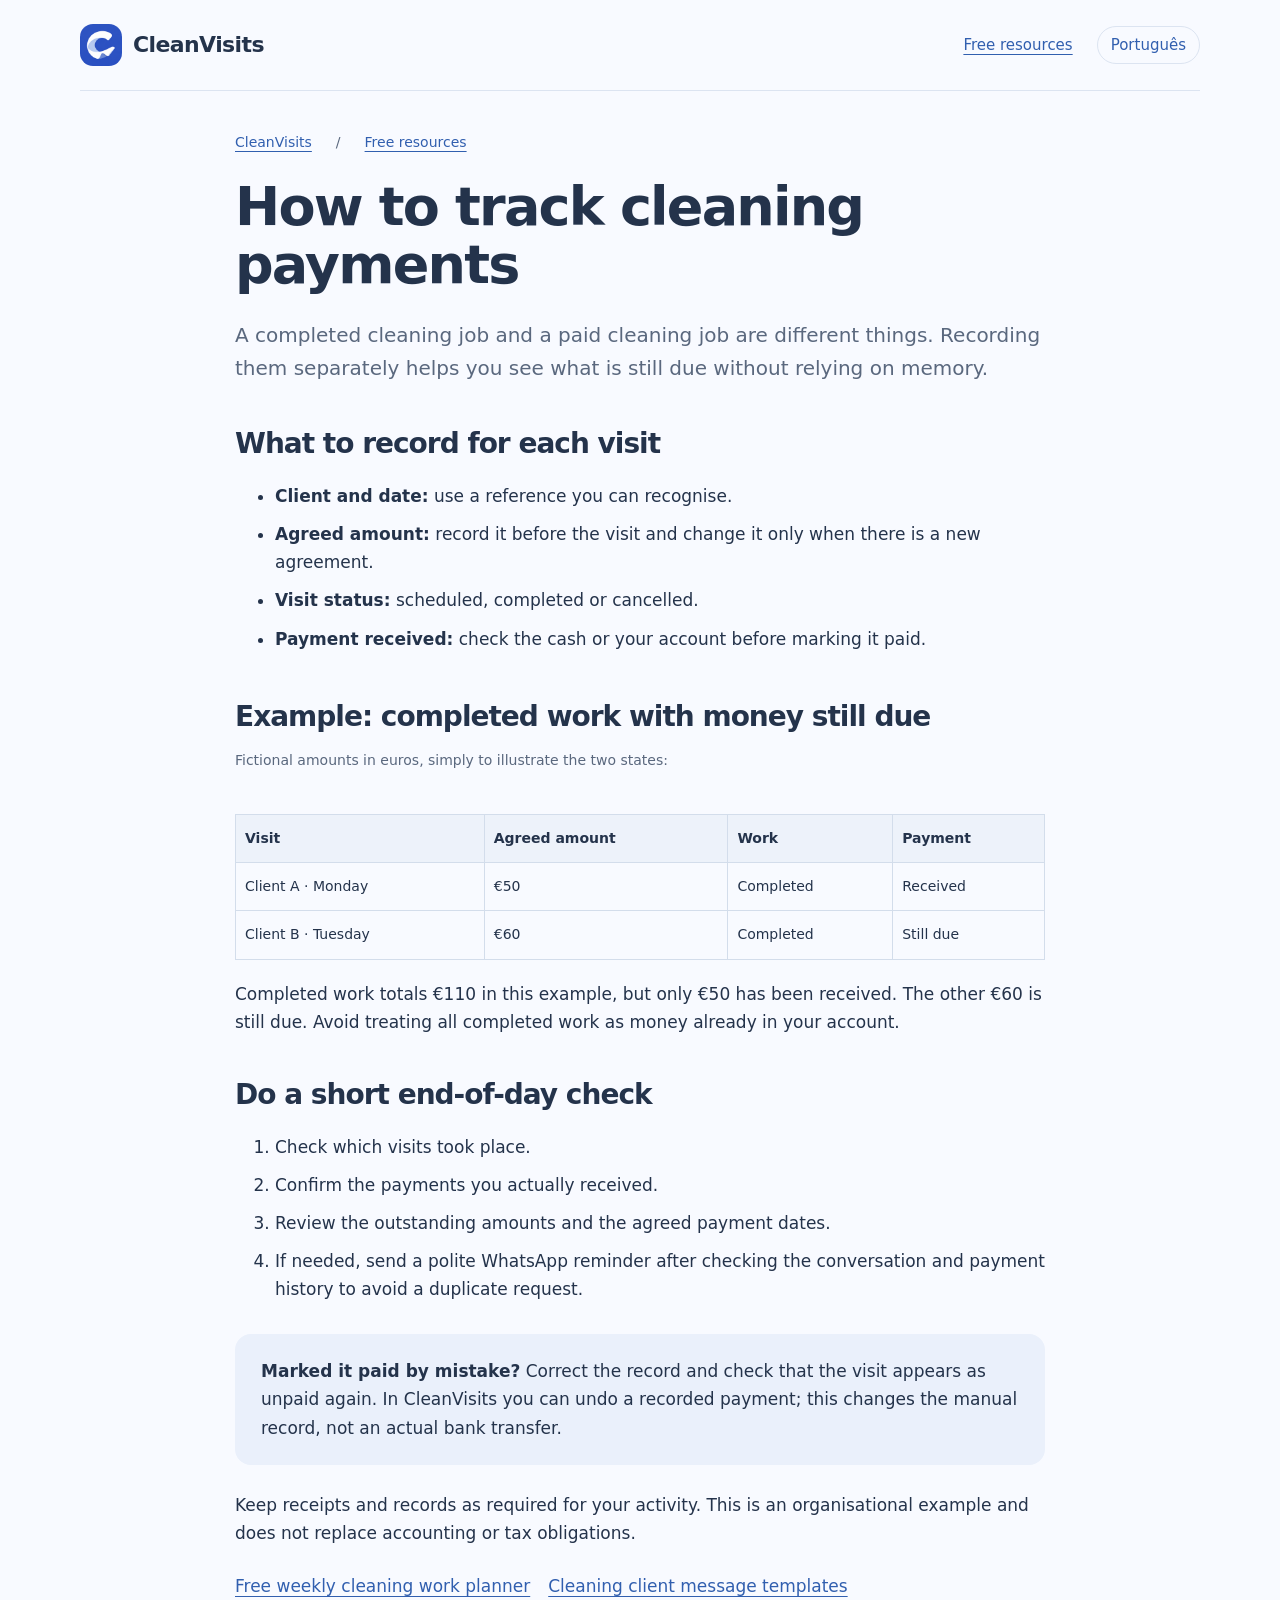
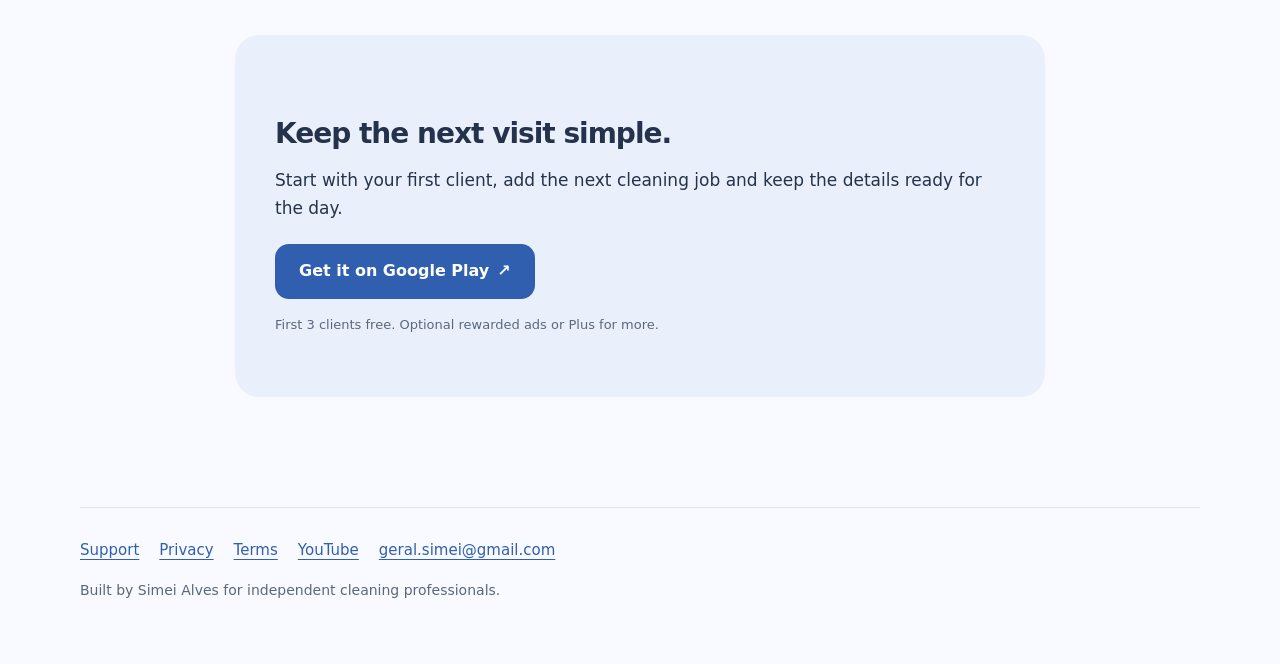
<file: cleanvisits/track-cleaning-payments.html>
<!doctype html><html lang="en"><head><meta charset="utf-8"><meta name="viewport" content="width=device-width,initial-scale=1"><title>How to track cleaning payments | CleanVisits</title><meta name="description" content="Separate completed jobs from received payments, with a simple manual record and example."><meta name="theme-color" content="#f8faff"><link rel="canonical" href="https://simei-alves.github.io/cleanvisits/track-cleaning-payments.html"><link rel="alternate" hreflang="en" href="https://simei-alves.github.io/cleanvisits/track-cleaning-payments.html"><link rel="alternate" hreflang="pt-BR" href="https://simei-alves.github.io/cleanvisits/pt-br/controle-pagamentos-faxinas.html"><link rel="alternate" hreflang="x-default" href="https://simei-alves.github.io/cleanvisits/track-cleaning-payments.html"><meta property="og:type" content="article"><meta property="og:title" content="How to track cleaning payments | CleanVisits"><meta property="og:description" content="Separate completed jobs from received payments, with a simple manual record and example."><meta property="og:url" content="https://simei-alves.github.io/cleanvisits/track-cleaning-payments.html"><meta property="og:image" content="https://simei-alves.github.io/cleanvisits/assets/icon.png"><meta property="og:site_name" content="CleanVisits"><meta name="twitter:card" content="summary"><link rel="icon" href="/cleanvisits/assets/icon.png"><link rel="stylesheet" href="/cleanvisits/assets/site.css"><script type="application/ld+json">{"@context": "https://schema.org", "@type": "Article", "name": "How to track cleaning payments | CleanVisits", "description": "Separate completed jobs from received payments, with a simple manual record and example.", "url": "https://simei-alves.github.io/cleanvisits/track-cleaning-payments.html", "inLanguage": "en", "headline": "How to track cleaning payments | CleanVisits", "datePublished": "2026-11-11", "dateModified": "2026-11-11", "author": {"@type": "Organization", "name": "CleanVisits", "url": "https://simei-alves.github.io/cleanvisits/"}}</script><script defer src="/cleanvisits/assets/site.js?v=20261111-share"></script></head><body><a class="skip" href="#main">Skip to content</a><div class="wrap"><header><a class="brand" href="/cleanvisits/"><img src="/cleanvisits/assets/icon.png" width="42" height="42" alt="">CleanVisits</a><nav aria-label="Main navigation"><a class="guides-nav" href="/cleanvisits/#resources">Free resources</a><a class="language" lang="pt-BR" href="https://simei-alves.github.io/cleanvisits/pt-br/controle-pagamentos-faxinas.html">Português</a></nav></header><main id="main"><article class="article"><nav class="breadcrumbs" aria-label="Breadcrumb"><a href="/cleanvisits/">CleanVisits</a><span aria-hidden="true"> / </span><a href="/cleanvisits/#resources">Free resources</a></nav><h1>How to track cleaning payments</h1><p class="intro">A completed cleaning job and a paid cleaning job are different things. Recording them separately helps you see what is still due without relying on memory.</p><h2>What to record for each visit</h2><ul><li><strong>Client and date:</strong> use a reference you can recognise.</li><li><strong>Agreed amount:</strong> record it before the visit and change it only when there is a new agreement.</li><li><strong>Visit status:</strong> scheduled, completed or cancelled.</li><li><strong>Payment received:</strong> check the cash or your account before marking it paid.</li></ul><h2>Example: completed work with money still due</h2><p class="example">Fictional amounts in euros, simply to illustrate the two states:</p><div class="table-wrap"><table><thead><tr><th>Visit</th><th>Agreed amount</th><th>Work</th><th>Payment</th></tr></thead><tbody><tr><td>Client A · Monday</td><td>€50</td><td>Completed</td><td>Received</td></tr><tr><td>Client B · Tuesday</td><td>€60</td><td>Completed</td><td>Still due</td></tr></tbody></table></div><p>Completed work totals €110 in this example, but only €50 has been received. The other €60 is still due. Avoid treating all completed work as money already in your account.</p><h2>Do a short end-of-day check</h2><ol><li>Check which visits took place.</li><li>Confirm the payments you actually received.</li><li>Review the outstanding amounts and the agreed payment dates.</li><li>If needed, send a polite WhatsApp reminder after checking the conversation and payment history to avoid a duplicate request.</li></ol><div class="callout"><p><strong>Marked it paid by mistake?</strong> Correct the record and check that the visit appears as unpaid again. In CleanVisits you can undo a recorded payment; this changes the manual record, not an actual bank transfer.</p></div><p>Keep receipts and records as required for your activity. This is an organisational example and does not replace accounting or tax obligations.</p><div class="related no-print"><a href="/cleanvisits/cleaning-weekly-planner.html">Free weekly cleaning work planner</a><a href="/cleanvisits/cleaning-client-message-templates.html">Cleaning client message templates</a></div><aside class="closing no-print"><h2>Keep the next visit simple.</h2><p>Start with your first client, add the next cleaning job and keep the details ready for the day.</p><a class="button" href="https://play.google.com/store/apps/details?id=app.cleanvisits.mobile&amp;referrer=utm_source%3Dcleanvisits_website%26utm_medium%3Dorganic%26utm_campaign%3Devergreen_resources%26utm_content%3Dtrack-cleaning-payments">Get it on Google Play <span aria-hidden="true">↗</span></a><p class="fine" style="margin-top:15px">First 3 clients free. Optional rewarded ads or Plus for more.</p></aside></article></main><footer><nav class="footer-links" aria-label="Help and information"><a href="https://cleanvisits.simei-alves.chatgpt.site/support/">Support</a><a href="https://cleanvisits.simei-alves.chatgpt.site/privacy/">Privacy</a><a href="https://cleanvisits.simei-alves.chatgpt.site/terms/">Terms</a><a href="https://www.youtube.com/@CleanVisits">YouTube</a><a href="mailto:geral.simei@gmail.com">geral.simei@gmail.com</a></nav><p>Built by Simei Alves for independent cleaning professionals.</p></footer></div></body></html>
</file>
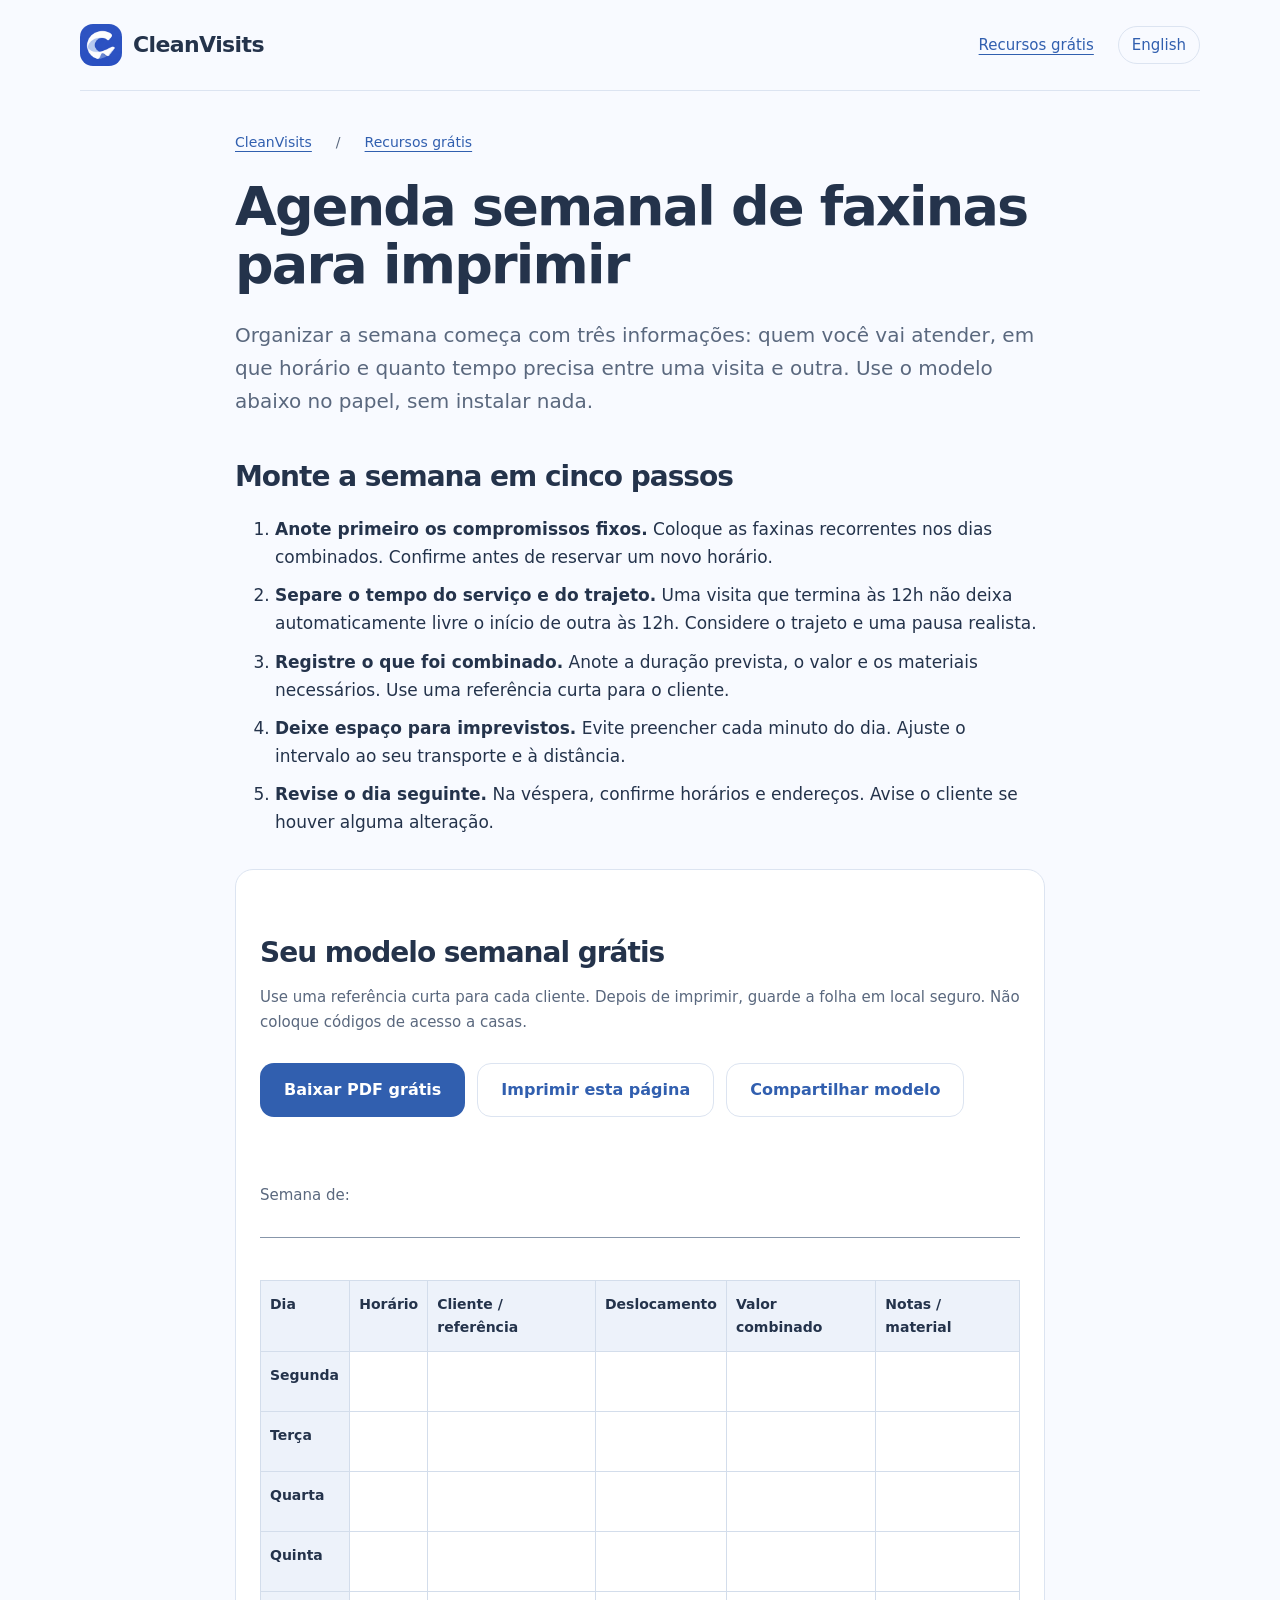
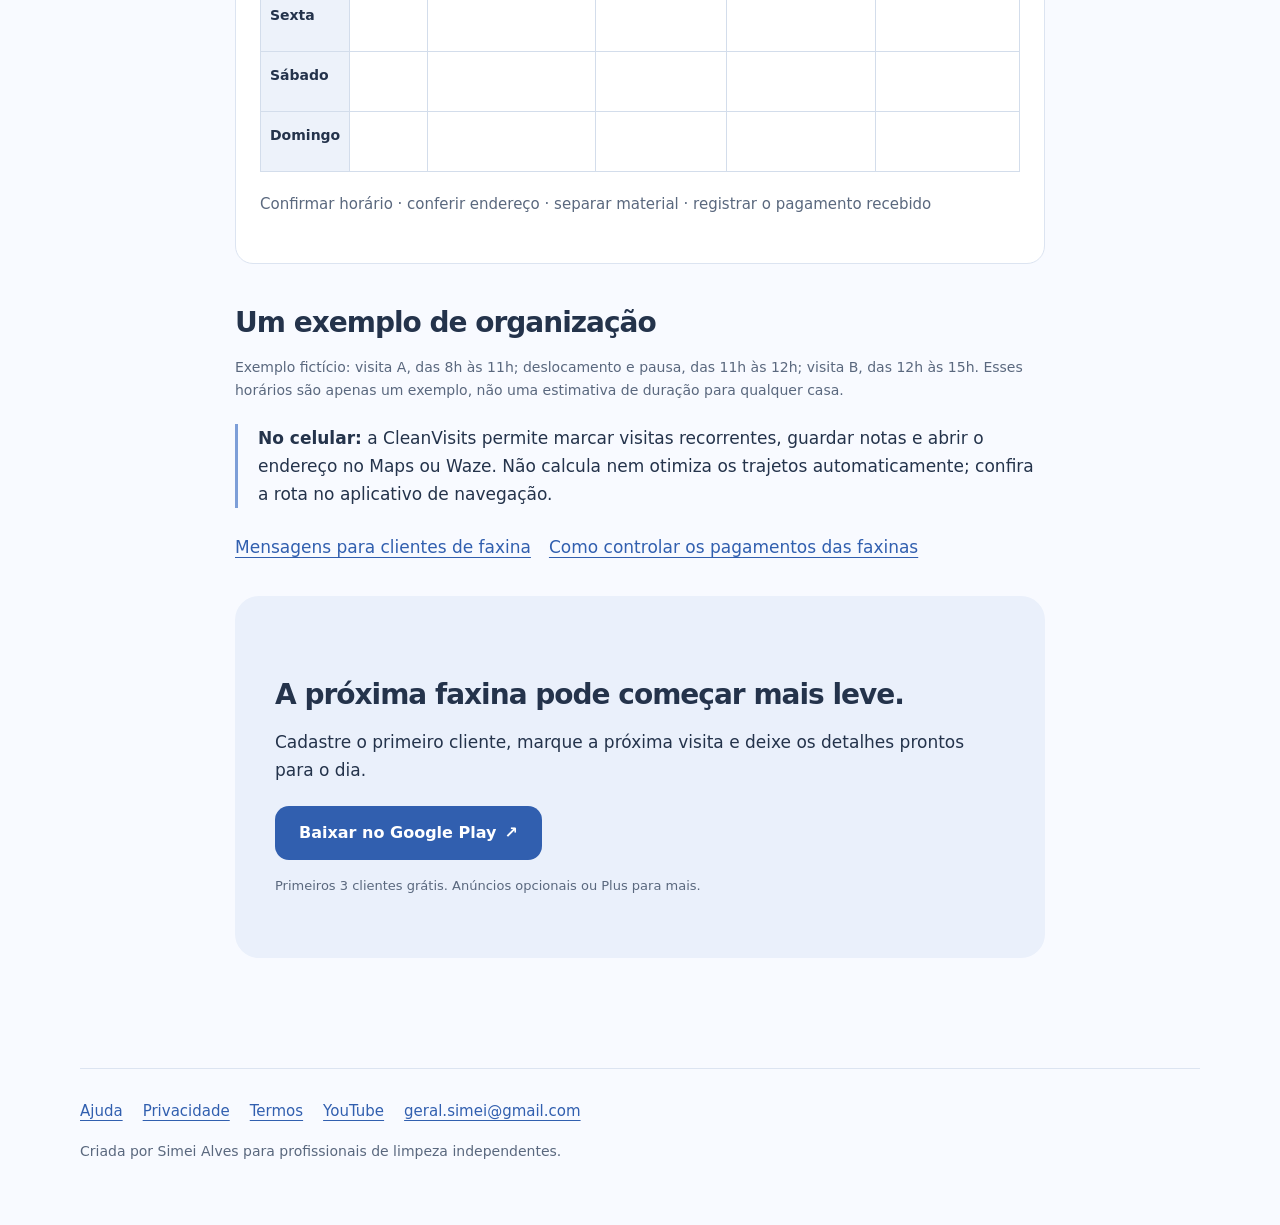
<file: cleanvisits/pt-br/agenda-semanal-de-faxinas.html>
<!doctype html><html lang="pt-BR"><head><meta charset="utf-8"><meta name="viewport" content="width=device-width,initial-scale=1"><title>Agenda semanal de faxinas para imprimir | CleanVisits</title><meta name="description" content="Um modelo grátis para organizar clientes, deslocamentos e detalhes das visitas."><meta name="theme-color" content="#f8faff"><link rel="canonical" href="https://simei-alves.github.io/cleanvisits/pt-br/agenda-semanal-de-faxinas.html"><link rel="alternate" hreflang="pt-BR" href="https://simei-alves.github.io/cleanvisits/pt-br/agenda-semanal-de-faxinas.html"><link rel="alternate" hreflang="en" href="https://simei-alves.github.io/cleanvisits/cleaning-weekly-planner.html"><link rel="alternate" hreflang="x-default" href="https://simei-alves.github.io/cleanvisits/cleaning-weekly-planner.html"><meta property="og:type" content="article"><meta property="og:title" content="Agenda semanal de faxinas para imprimir | CleanVisits"><meta property="og:description" content="Um modelo grátis para organizar clientes, deslocamentos e detalhes das visitas."><meta property="og:url" content="https://simei-alves.github.io/cleanvisits/pt-br/agenda-semanal-de-faxinas.html"><meta property="og:image" content="https://simei-alves.github.io/cleanvisits/assets/icon.png"><meta property="og:site_name" content="CleanVisits"><meta name="twitter:card" content="summary"><link rel="icon" href="/cleanvisits/assets/icon.png"><link rel="stylesheet" href="/cleanvisits/assets/site.css"><script type="application/ld+json">{"@context": "https://schema.org", "@type": "Article", "name": "Agenda semanal de faxinas para imprimir | CleanVisits", "description": "Um modelo grátis para organizar clientes, deslocamentos e detalhes das visitas.", "url": "https://simei-alves.github.io/cleanvisits/pt-br/agenda-semanal-de-faxinas.html", "inLanguage": "pt-BR", "headline": "Agenda semanal de faxinas para imprimir | CleanVisits", "datePublished": "2026-11-11", "dateModified": "2026-11-11", "author": {"@type": "Organization", "name": "CleanVisits", "url": "https://simei-alves.github.io/cleanvisits/"}}</script><script defer src="/cleanvisits/assets/site.js?v=20261111-share"></script></head><body><a class="skip" href="#main">Pular para o conteúdo</a><div class="wrap"><header><a class="brand" href="/cleanvisits/pt-br/"><img src="/cleanvisits/assets/icon.png" width="42" height="42" alt="">CleanVisits</a><nav aria-label="Navegação principal"><a class="guides-nav" href="/cleanvisits/pt-br/#resources">Recursos grátis</a><a class="language" lang="en" href="https://simei-alves.github.io/cleanvisits/cleaning-weekly-planner.html">English</a></nav></header><main id="main"><article class="article"><nav class="breadcrumbs" aria-label="Breadcrumb"><a href="/cleanvisits/pt-br/">CleanVisits</a><span aria-hidden="true"> / </span><a href="/cleanvisits/pt-br/#resources">Recursos grátis</a></nav><h1>Agenda semanal de faxinas para imprimir</h1><p class="intro">Organizar a semana começa com três informações: quem você vai atender, em que horário e quanto tempo precisa entre uma visita e outra. Use o modelo abaixo no papel, sem instalar nada.</p><h2>Monte a semana em cinco passos</h2><ol><li><strong>Anote primeiro os compromissos fixos.</strong> Coloque as faxinas recorrentes nos dias combinados. Confirme antes de reservar um novo horário.</li><li><strong>Separe o tempo do serviço e do trajeto.</strong> Uma visita que termina às 12h não deixa automaticamente livre o início de outra às 12h. Considere o trajeto e uma pausa realista.</li><li><strong>Registre o que foi combinado.</strong> Anote a duração prevista, o valor e os materiais necessários. Use uma referência curta para o cliente.</li><li><strong>Deixe espaço para imprevistos.</strong> Evite preencher cada minuto do dia. Ajuste o intervalo ao seu transporte e à distância.</li><li><strong>Revise o dia seguinte.</strong> Na véspera, confirme horários e endereços. Avise o cliente se houver alguma alteração.</li></ol><section class="tool"><h2>Seu modelo semanal grátis</h2><p>Use uma referência curta para cada cliente. Depois de imprimir, guarde a folha em local seguro. Não coloque códigos de acesso a casas.</p><div class="actions no-print"><a class="button" href="/cleanvisits/downloads/agenda-semanal-de-faxinas.pdf" download>Baixar PDF grátis</a><button class="button secondary" type="button" data-print>Imprimir esta página</button><button class="button secondary" type="button" data-share>Compartilhar modelo</button></div><span class="copy-status no-print" data-share-status role="status" aria-live="polite"></span><div class="sheet"><h2 class="print-only">CleanVisits · Agenda semanal de faxinas</h2><p>Semana de: <span class="name-line"></span></p><div class="table-wrap"><table><thead><tr><th scope="col">Dia</th><th scope="col">Horário</th><th scope="col">Cliente / referência</th><th scope="col">Deslocamento</th><th scope="col">Valor combinado</th><th scope="col">Notas / material</th></tr></thead><tbody><tr><th scope="row">Segunda</th><td class="blank"></td><td class="blank"></td><td class="blank"></td><td class="blank"></td><td class="blank"></td></tr><tr><th scope="row">Terça</th><td class="blank"></td><td class="blank"></td><td class="blank"></td><td class="blank"></td><td class="blank"></td></tr><tr><th scope="row">Quarta</th><td class="blank"></td><td class="blank"></td><td class="blank"></td><td class="blank"></td><td class="blank"></td></tr><tr><th scope="row">Quinta</th><td class="blank"></td><td class="blank"></td><td class="blank"></td><td class="blank"></td><td class="blank"></td></tr><tr><th scope="row">Sexta</th><td class="blank"></td><td class="blank"></td><td class="blank"></td><td class="blank"></td><td class="blank"></td></tr><tr><th scope="row">Sábado</th><td class="blank"></td><td class="blank"></td><td class="blank"></td><td class="blank"></td><td class="blank"></td></tr><tr><th scope="row">Domingo</th><td class="blank"></td><td class="blank"></td><td class="blank"></td><td class="blank"></td><td class="blank"></td></tr></tbody></table></div><p class="fine">Confirmar horário · conferir endereço · separar material · registrar o pagamento recebido</p><p class="fine print-only">cleanvisits · simei-alves.github.io/cleanvisits/</p></div></section><h2>Um exemplo de organização</h2><p class="example">Exemplo fictício: visita A, das 8h às 11h; deslocamento e pausa, das 11h às 12h; visita B, das 12h às 15h. Esses horários são apenas um exemplo, não uma estimativa de duração para qualquer casa.</p><div class="nudge"><p><strong>No celular:</strong> a CleanVisits permite marcar visitas recorrentes, guardar notas e abrir o endereço no Maps ou Waze. Não calcula nem otimiza os trajetos automaticamente; confira a rota no aplicativo de navegação.</p></div><div class="related no-print"><a href="/cleanvisits/pt-br/mensagens-whatsapp-clientes-faxina.html">Mensagens para clientes de faxina</a><a href="/cleanvisits/pt-br/controle-pagamentos-faxinas.html">Como controlar os pagamentos das faxinas</a></div><aside class="closing no-print"><h2>A próxima faxina pode começar mais leve.</h2><p>Cadastre o primeiro cliente, marque a próxima visita e deixe os detalhes prontos para o dia.</p><a class="button" href="https://play.google.com/store/apps/details?id=app.cleanvisits.mobile&amp;referrer=utm_source%3Dcleanvisits_website%26utm_medium%3Dorganic%26utm_campaign%3Devergreen_resources%26utm_content%3Dagenda-semanal-de-faxinas">Baixar no Google Play <span aria-hidden="true">↗</span></a><p class="fine" style="margin-top:15px">Primeiros 3 clientes grátis. Anúncios opcionais ou Plus para mais.</p></aside></article></main><footer><nav class="footer-links" aria-label="Ajuda e informações"><a href="https://cleanvisits.simei-alves.chatgpt.site/support/">Ajuda</a><a href="https://cleanvisits.simei-alves.chatgpt.site/privacy/">Privacidade</a><a href="https://cleanvisits.simei-alves.chatgpt.site/terms/">Termos</a><a href="https://www.youtube.com/@CleanVisits">YouTube</a><a href="mailto:geral.simei@gmail.com">geral.simei@gmail.com</a></nav><p>Criada por Simei Alves para profissionais de limpeza independentes.</p></footer></div></body></html>
</file>
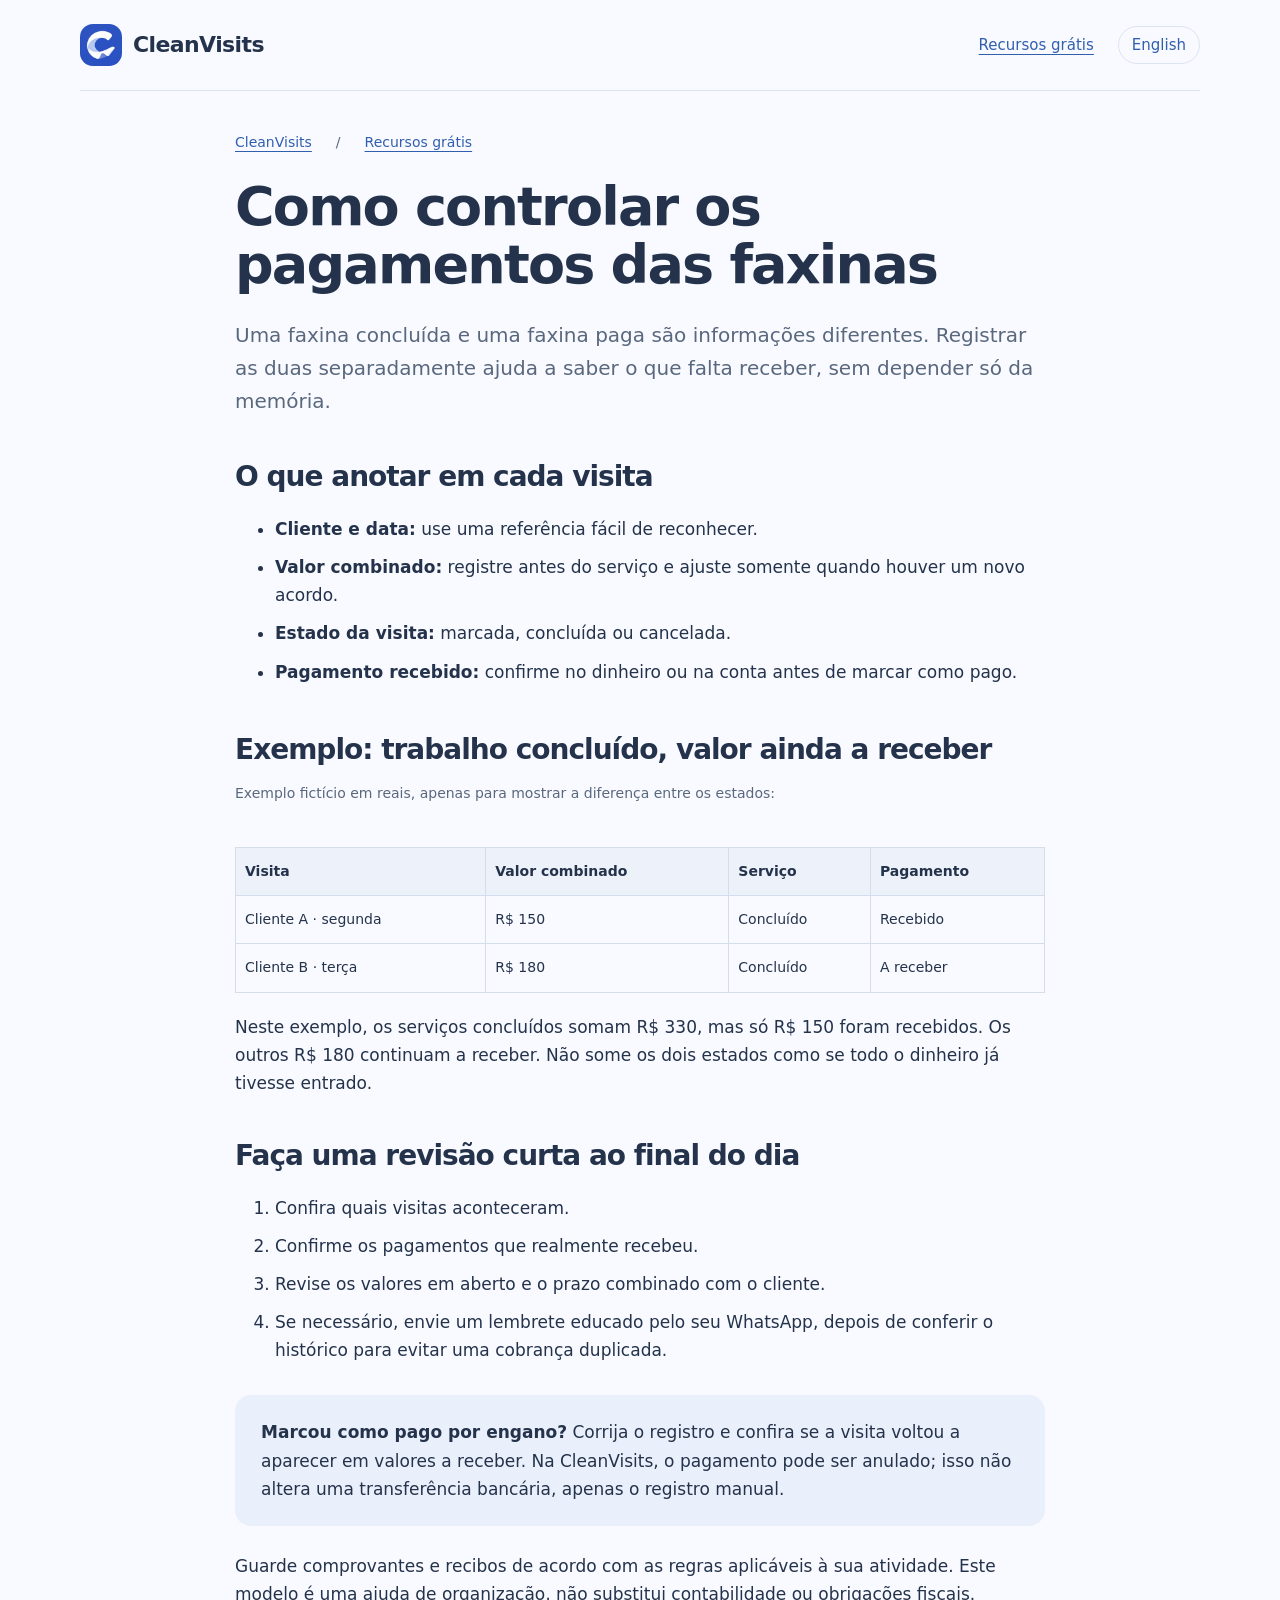
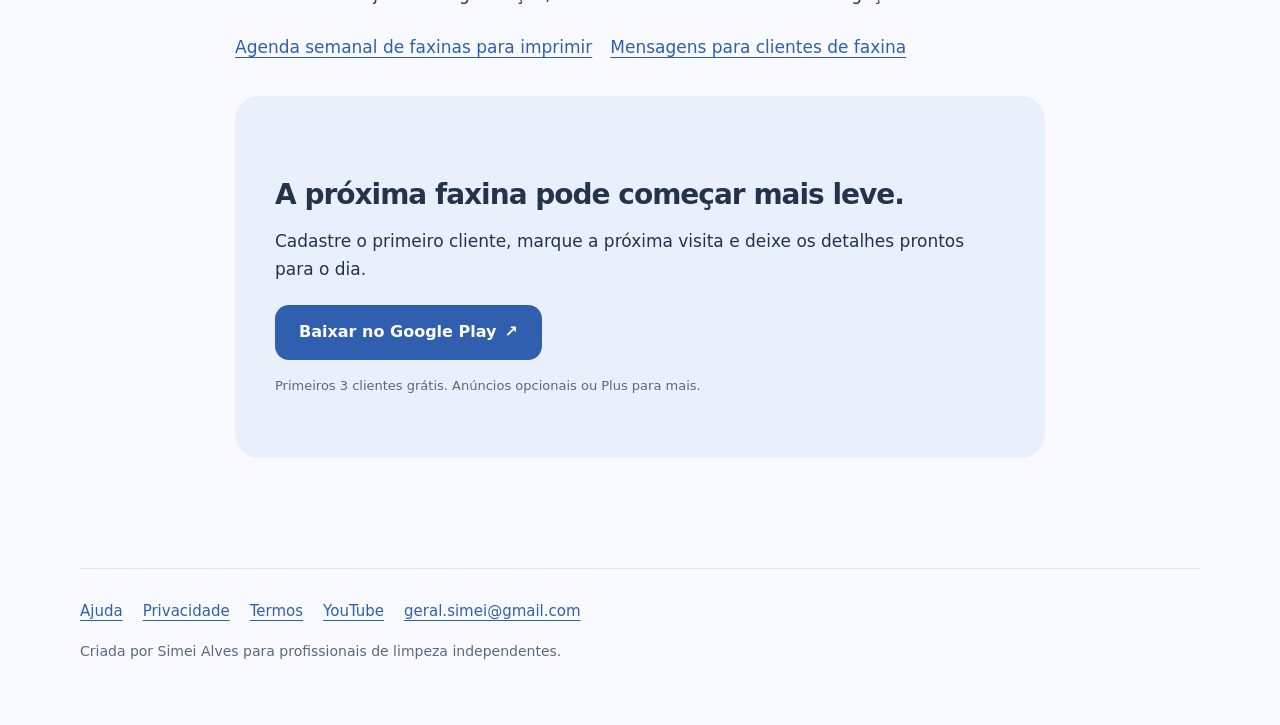
<file: cleanvisits/pt-br/controle-pagamentos-faxinas.html>
<!doctype html><html lang="pt-BR"><head><meta charset="utf-8"><meta name="viewport" content="width=device-width,initial-scale=1"><title>Como controlar os pagamentos das faxinas | CleanVisits</title><meta name="description" content="Separe o serviço concluído do dinheiro recebido, com um registro simples e um exemplo."><meta name="theme-color" content="#f8faff"><link rel="canonical" href="https://simei-alves.github.io/cleanvisits/pt-br/controle-pagamentos-faxinas.html"><link rel="alternate" hreflang="pt-BR" href="https://simei-alves.github.io/cleanvisits/pt-br/controle-pagamentos-faxinas.html"><link rel="alternate" hreflang="en" href="https://simei-alves.github.io/cleanvisits/track-cleaning-payments.html"><link rel="alternate" hreflang="x-default" href="https://simei-alves.github.io/cleanvisits/track-cleaning-payments.html"><meta property="og:type" content="article"><meta property="og:title" content="Como controlar os pagamentos das faxinas | CleanVisits"><meta property="og:description" content="Separe o serviço concluído do dinheiro recebido, com um registro simples e um exemplo."><meta property="og:url" content="https://simei-alves.github.io/cleanvisits/pt-br/controle-pagamentos-faxinas.html"><meta property="og:image" content="https://simei-alves.github.io/cleanvisits/assets/icon.png"><meta property="og:site_name" content="CleanVisits"><meta name="twitter:card" content="summary"><link rel="icon" href="/cleanvisits/assets/icon.png"><link rel="stylesheet" href="/cleanvisits/assets/site.css"><script type="application/ld+json">{"@context": "https://schema.org", "@type": "Article", "name": "Como controlar os pagamentos das faxinas | CleanVisits", "description": "Separe o serviço concluído do dinheiro recebido, com um registro simples e um exemplo.", "url": "https://simei-alves.github.io/cleanvisits/pt-br/controle-pagamentos-faxinas.html", "inLanguage": "pt-BR", "headline": "Como controlar os pagamentos das faxinas | CleanVisits", "datePublished": "2026-11-11", "dateModified": "2026-11-11", "author": {"@type": "Organization", "name": "CleanVisits", "url": "https://simei-alves.github.io/cleanvisits/"}}</script><script defer src="/cleanvisits/assets/site.js?v=20261111-share"></script></head><body><a class="skip" href="#main">Pular para o conteúdo</a><div class="wrap"><header><a class="brand" href="/cleanvisits/pt-br/"><img src="/cleanvisits/assets/icon.png" width="42" height="42" alt="">CleanVisits</a><nav aria-label="Navegação principal"><a class="guides-nav" href="/cleanvisits/pt-br/#resources">Recursos grátis</a><a class="language" lang="en" href="https://simei-alves.github.io/cleanvisits/track-cleaning-payments.html">English</a></nav></header><main id="main"><article class="article"><nav class="breadcrumbs" aria-label="Breadcrumb"><a href="/cleanvisits/pt-br/">CleanVisits</a><span aria-hidden="true"> / </span><a href="/cleanvisits/pt-br/#resources">Recursos grátis</a></nav><h1>Como controlar os pagamentos das faxinas</h1><p class="intro">Uma faxina concluída e uma faxina paga são informações diferentes. Registrar as duas separadamente ajuda a saber o que falta receber, sem depender só da memória.</p><h2>O que anotar em cada visita</h2><ul><li><strong>Cliente e data:</strong> use uma referência fácil de reconhecer.</li><li><strong>Valor combinado:</strong> registre antes do serviço e ajuste somente quando houver um novo acordo.</li><li><strong>Estado da visita:</strong> marcada, concluída ou cancelada.</li><li><strong>Pagamento recebido:</strong> confirme no dinheiro ou na conta antes de marcar como pago.</li></ul><h2>Exemplo: trabalho concluído, valor ainda a receber</h2><p class="example">Exemplo fictício em reais, apenas para mostrar a diferença entre os estados:</p><div class="table-wrap"><table><thead><tr><th>Visita</th><th>Valor combinado</th><th>Serviço</th><th>Pagamento</th></tr></thead><tbody><tr><td>Cliente A · segunda</td><td>R$ 150</td><td>Concluído</td><td>Recebido</td></tr><tr><td>Cliente B · terça</td><td>R$ 180</td><td>Concluído</td><td>A receber</td></tr></tbody></table></div><p>Neste exemplo, os serviços concluídos somam R$ 330, mas só R$ 150 foram recebidos. Os outros R$ 180 continuam a receber. Não some os dois estados como se todo o dinheiro já tivesse entrado.</p><h2>Faça uma revisão curta ao final do dia</h2><ol><li>Confira quais visitas aconteceram.</li><li>Confirme os pagamentos que realmente recebeu.</li><li>Revise os valores em aberto e o prazo combinado com o cliente.</li><li>Se necessário, envie um lembrete educado pelo seu WhatsApp, depois de conferir o histórico para evitar uma cobrança duplicada.</li></ol><div class="callout"><p><strong>Marcou como pago por engano?</strong> Corrija o registro e confira se a visita voltou a aparecer em valores a receber. Na CleanVisits, o pagamento pode ser anulado; isso não altera uma transferência bancária, apenas o registro manual.</p></div><p>Guarde comprovantes e recibos de acordo com as regras aplicáveis à sua atividade. Este modelo é uma ajuda de organização, não substitui contabilidade ou obrigações fiscais.</p><div class="related no-print"><a href="/cleanvisits/pt-br/agenda-semanal-de-faxinas.html">Agenda semanal de faxinas para imprimir</a><a href="/cleanvisits/pt-br/mensagens-whatsapp-clientes-faxina.html">Mensagens para clientes de faxina</a></div><aside class="closing no-print"><h2>A próxima faxina pode começar mais leve.</h2><p>Cadastre o primeiro cliente, marque a próxima visita e deixe os detalhes prontos para o dia.</p><a class="button" href="https://play.google.com/store/apps/details?id=app.cleanvisits.mobile&amp;referrer=utm_source%3Dcleanvisits_website%26utm_medium%3Dorganic%26utm_campaign%3Devergreen_resources%26utm_content%3Dcontrole-pagamentos-faxinas">Baixar no Google Play <span aria-hidden="true">↗</span></a><p class="fine" style="margin-top:15px">Primeiros 3 clientes grátis. Anúncios opcionais ou Plus para mais.</p></aside></article></main><footer><nav class="footer-links" aria-label="Ajuda e informações"><a href="https://cleanvisits.simei-alves.chatgpt.site/support/">Ajuda</a><a href="https://cleanvisits.simei-alves.chatgpt.site/privacy/">Privacidade</a><a href="https://cleanvisits.simei-alves.chatgpt.site/terms/">Termos</a><a href="https://www.youtube.com/@CleanVisits">YouTube</a><a href="mailto:geral.simei@gmail.com">geral.simei@gmail.com</a></nav><p>Criada por Simei Alves para profissionais de limpeza independentes.</p></footer></div></body></html>
</file>
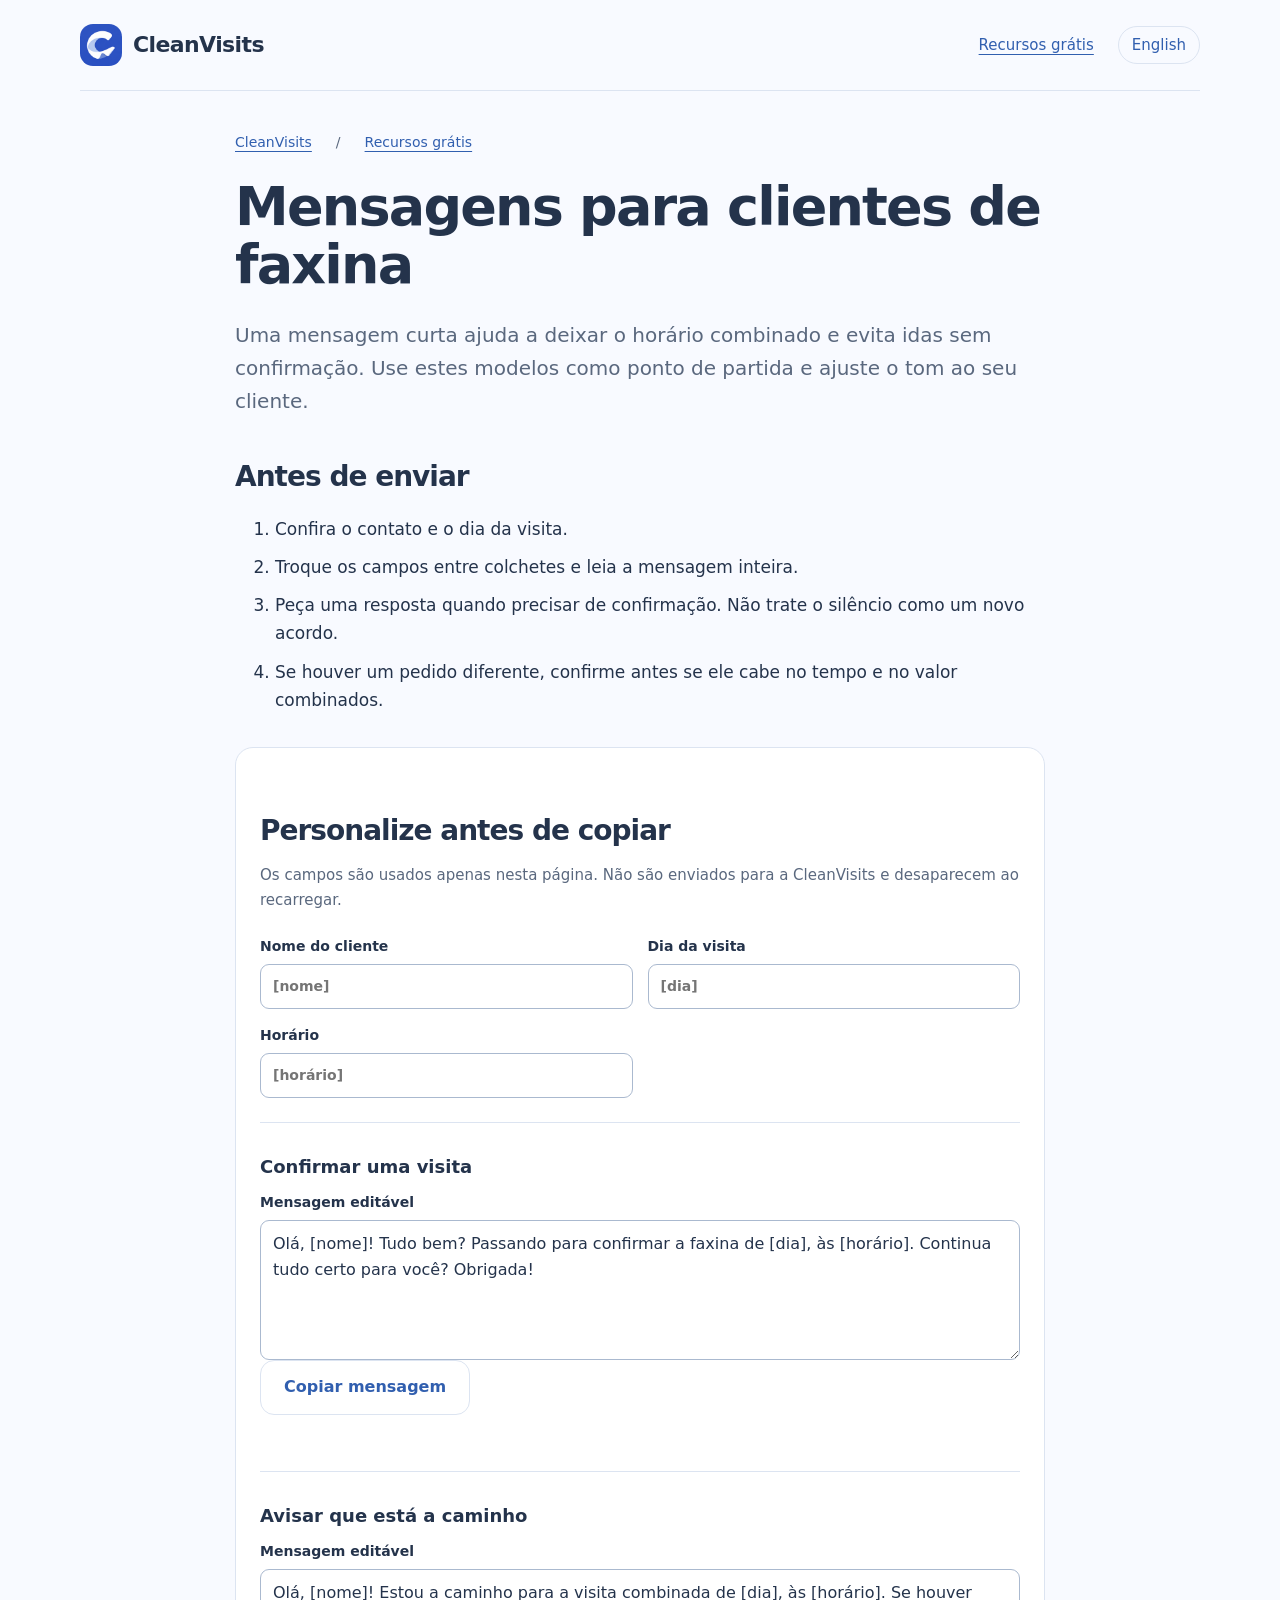
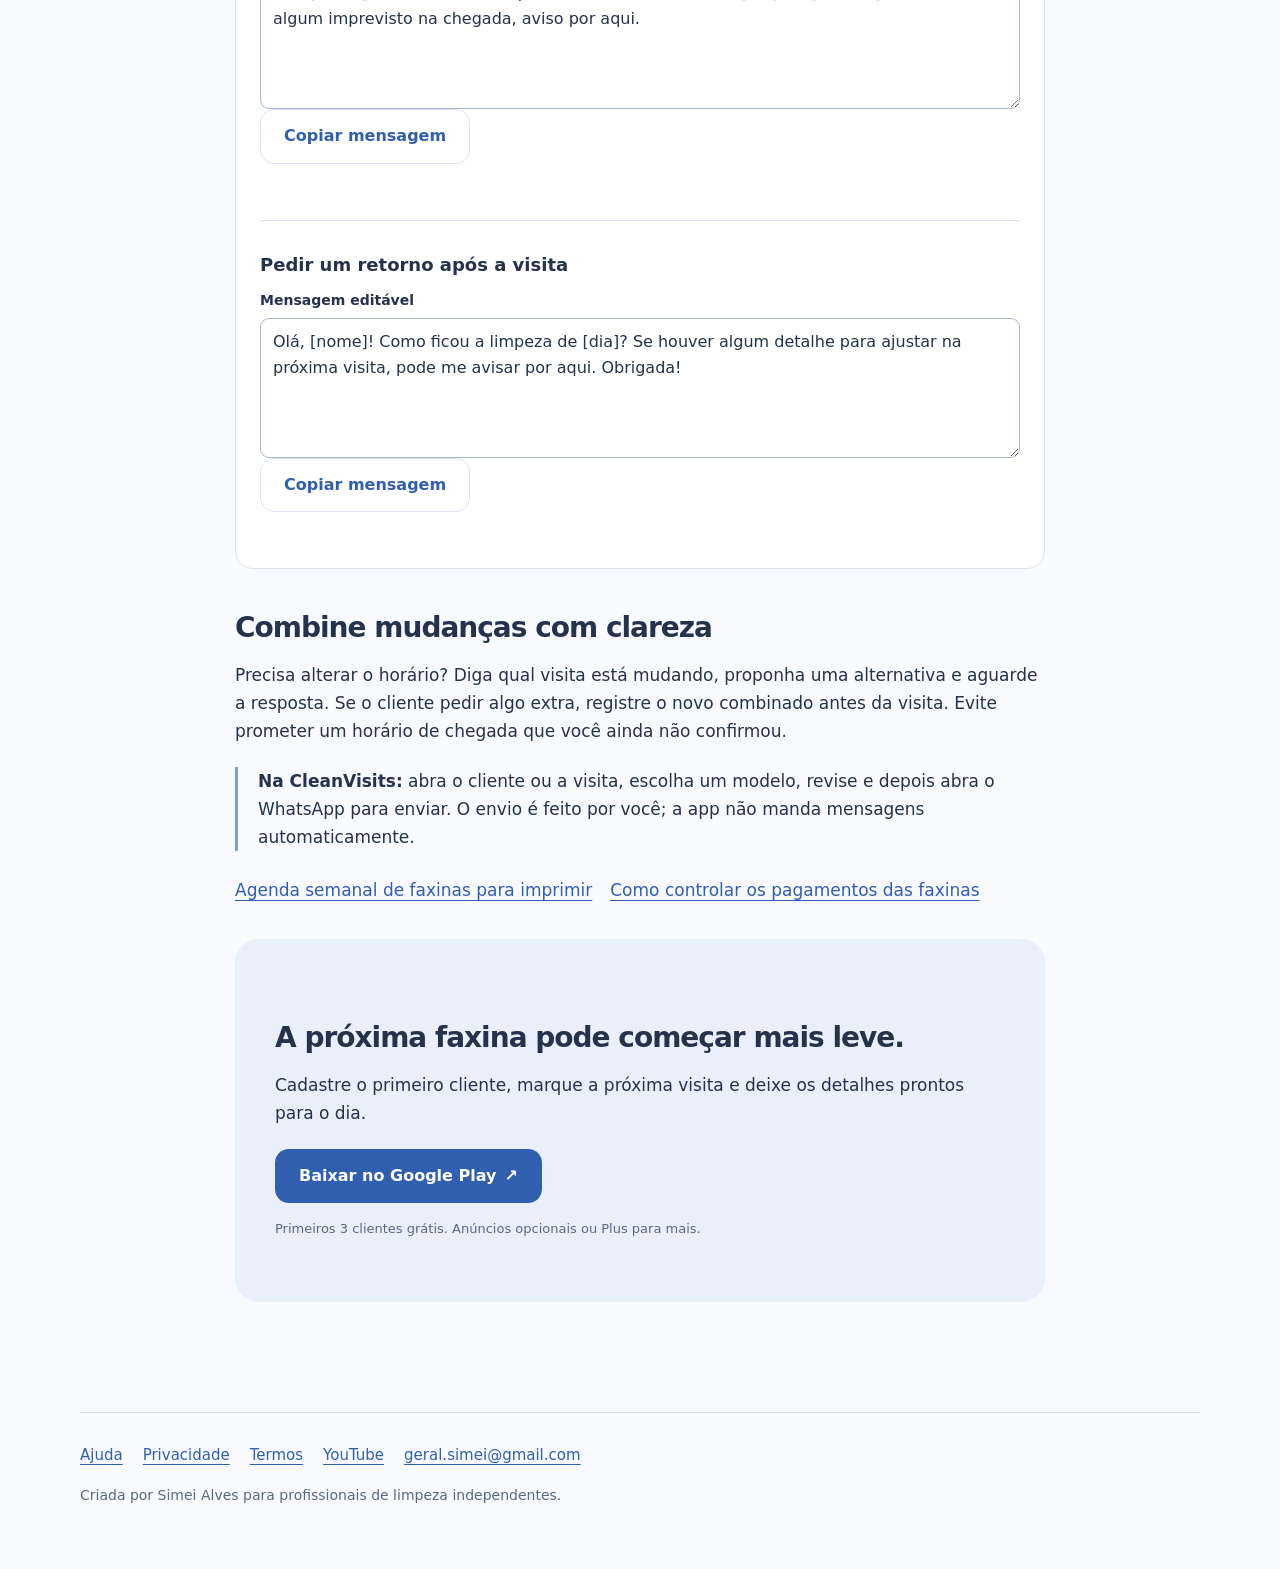
<file: cleanvisits/pt-br/mensagens-whatsapp-clientes-faxina.html>
<!doctype html><html lang="pt-BR"><head><meta charset="utf-8"><meta name="viewport" content="width=device-width,initial-scale=1"><title>Mensagens para clientes de faxina | CleanVisits</title><meta name="description" content="Copie e personalize mensagens gentis para confirmar, avisar da chegada e acompanhar uma visita."><meta name="theme-color" content="#f8faff"><link rel="canonical" href="https://simei-alves.github.io/cleanvisits/pt-br/mensagens-whatsapp-clientes-faxina.html"><link rel="alternate" hreflang="pt-BR" href="https://simei-alves.github.io/cleanvisits/pt-br/mensagens-whatsapp-clientes-faxina.html"><link rel="alternate" hreflang="en" href="https://simei-alves.github.io/cleanvisits/cleaning-client-message-templates.html"><link rel="alternate" hreflang="x-default" href="https://simei-alves.github.io/cleanvisits/cleaning-client-message-templates.html"><meta property="og:type" content="article"><meta property="og:title" content="Mensagens para clientes de faxina | CleanVisits"><meta property="og:description" content="Copie e personalize mensagens gentis para confirmar, avisar da chegada e acompanhar uma visita."><meta property="og:url" content="https://simei-alves.github.io/cleanvisits/pt-br/mensagens-whatsapp-clientes-faxina.html"><meta property="og:image" content="https://simei-alves.github.io/cleanvisits/assets/icon.png"><meta property="og:site_name" content="CleanVisits"><meta name="twitter:card" content="summary"><link rel="icon" href="/cleanvisits/assets/icon.png"><link rel="stylesheet" href="/cleanvisits/assets/site.css"><script type="application/ld+json">{"@context": "https://schema.org", "@type": "Article", "name": "Mensagens para clientes de faxina | CleanVisits", "description": "Copie e personalize mensagens gentis para confirmar, avisar da chegada e acompanhar uma visita.", "url": "https://simei-alves.github.io/cleanvisits/pt-br/mensagens-whatsapp-clientes-faxina.html", "inLanguage": "pt-BR", "headline": "Mensagens para clientes de faxina | CleanVisits", "datePublished": "2026-11-11", "dateModified": "2026-11-11", "author": {"@type": "Organization", "name": "CleanVisits", "url": "https://simei-alves.github.io/cleanvisits/"}}</script><script defer src="/cleanvisits/assets/site.js?v=20261111-share"></script></head><body><a class="skip" href="#main">Pular para o conteúdo</a><div class="wrap"><header><a class="brand" href="/cleanvisits/pt-br/"><img src="/cleanvisits/assets/icon.png" width="42" height="42" alt="">CleanVisits</a><nav aria-label="Navegação principal"><a class="guides-nav" href="/cleanvisits/pt-br/#resources">Recursos grátis</a><a class="language" lang="en" href="https://simei-alves.github.io/cleanvisits/cleaning-client-message-templates.html">English</a></nav></header><main id="main"><article class="article"><nav class="breadcrumbs" aria-label="Breadcrumb"><a href="/cleanvisits/pt-br/">CleanVisits</a><span aria-hidden="true"> / </span><a href="/cleanvisits/pt-br/#resources">Recursos grátis</a></nav><h1>Mensagens para clientes de faxina</h1><p class="intro">Uma mensagem curta ajuda a deixar o horário combinado e evita idas sem confirmação. Use estes modelos como ponto de partida e ajuste o tom ao seu cliente.</p><h2>Antes de enviar</h2><ol><li>Confira o contato e o dia da visita.</li><li>Troque os campos entre colchetes e leia a mensagem inteira.</li><li>Peça uma resposta quando precisar de confirmação. Não trate o silêncio como um novo acordo.</li><li>Se houver um pedido diferente, confirme antes se ele cabe no tempo e no valor combinados.</li></ol><section class="tool"><h2>Personalize antes de copiar</h2><p>Os campos são usados apenas nesta página. Não são enviados para a CleanVisits e desaparecem ao recarregar.</p><div class="fields"><label for="client-name">Nome do cliente<input id="client-name" type="text" placeholder="[nome]" maxlength="80" autocomplete="off"></label><label for="visit-day">Dia da visita<input id="visit-day" type="text" placeholder="[dia]" maxlength="80" autocomplete="off"></label><label for="visit-time">Horário<input id="visit-time" type="text" placeholder="[horário]" maxlength="80" autocomplete="off"></label></div><div class="template"><h3>Confirmar uma visita</h3><label for="message-0">Mensagem editável</label><textarea id="message-0" data-template="Olá, {name}! Tudo bem? Passando para confirmar a faxina de {day}, às {time}. Continua tudo certo para você? Obrigada!">Olá, {name}! Tudo bem? Passando para confirmar a faxina de {day}, às {time}. Continua tudo certo para você? Obrigada!</textarea><button type="button" class="button secondary" data-copy="message-0">Copiar mensagem</button><span class="copy-status" role="status" aria-live="polite"></span></div><div class="template"><h3>Avisar que está a caminho</h3><label for="message-1">Mensagem editável</label><textarea id="message-1" data-template="Olá, {name}! Estou a caminho para a visita combinada de {day}, às {time}. Se houver algum imprevisto na chegada, aviso por aqui.">Olá, {name}! Estou a caminho para a visita combinada de {day}, às {time}. Se houver algum imprevisto na chegada, aviso por aqui.</textarea><button type="button" class="button secondary" data-copy="message-1">Copiar mensagem</button><span class="copy-status" role="status" aria-live="polite"></span></div><div class="template"><h3>Pedir um retorno após a visita</h3><label for="message-2">Mensagem editável</label><textarea id="message-2" data-template="Olá, {name}! Como ficou a limpeza de {day}? Se houver algum detalhe para ajustar na próxima visita, pode me avisar por aqui. Obrigada!">Olá, {name}! Como ficou a limpeza de {day}? Se houver algum detalhe para ajustar na próxima visita, pode me avisar por aqui. Obrigada!</textarea><button type="button" class="button secondary" data-copy="message-2">Copiar mensagem</button><span class="copy-status" role="status" aria-live="polite"></span></div></section><h2>Combine mudanças com clareza</h2><p>Precisa alterar o horário? Diga qual visita está mudando, proponha uma alternativa e aguarde a resposta. Se o cliente pedir algo extra, registre o novo combinado antes da visita. Evite prometer um horário de chegada que você ainda não confirmou.</p><div class="nudge"><p><strong>Na CleanVisits:</strong> abra o cliente ou a visita, escolha um modelo, revise e depois abra o WhatsApp para enviar. O envio é feito por você; a app não manda mensagens automaticamente.</p></div><div class="related no-print"><a href="/cleanvisits/pt-br/agenda-semanal-de-faxinas.html">Agenda semanal de faxinas para imprimir</a><a href="/cleanvisits/pt-br/controle-pagamentos-faxinas.html">Como controlar os pagamentos das faxinas</a></div><aside class="closing no-print"><h2>A próxima faxina pode começar mais leve.</h2><p>Cadastre o primeiro cliente, marque a próxima visita e deixe os detalhes prontos para o dia.</p><a class="button" href="https://play.google.com/store/apps/details?id=app.cleanvisits.mobile&amp;referrer=utm_source%3Dcleanvisits_website%26utm_medium%3Dorganic%26utm_campaign%3Devergreen_resources%26utm_content%3Dmensagens-whatsapp-clientes-faxina">Baixar no Google Play <span aria-hidden="true">↗</span></a><p class="fine" style="margin-top:15px">Primeiros 3 clientes grátis. Anúncios opcionais ou Plus para mais.</p></aside></article></main><footer><nav class="footer-links" aria-label="Ajuda e informações"><a href="https://cleanvisits.simei-alves.chatgpt.site/support/">Ajuda</a><a href="https://cleanvisits.simei-alves.chatgpt.site/privacy/">Privacidade</a><a href="https://cleanvisits.simei-alves.chatgpt.site/terms/">Termos</a><a href="https://www.youtube.com/@CleanVisits">YouTube</a><a href="mailto:geral.simei@gmail.com">geral.simei@gmail.com</a></nav><p>Criada por Simei Alves para profissionais de limpeza independentes.</p></footer></div></body></html>
</file>
<file: cleanvisits/assets/site.css>
:root{font:17px/1.65 system-ui,-apple-system,BlinkMacSystemFont,"Segoe UI",sans-serif;color:#24334b;background:#f8faff;color-scheme:light;--blue:#315faf;--muted:#5a687e;--line:#dce4f1}*{box-sizing:border-box}body{margin:0}a{color:var(--blue);text-underline-offset:4px}a:hover{text-decoration-thickness:2px}a:focus-visible,button:focus-visible,input:focus-visible,textarea:focus-visible{outline:3px solid #648dde;outline-offset:5px}button,input,textarea{font:inherit}button{cursor:pointer}.wrap{width:min(1120px,calc(100% - 48px));margin:auto}.skip{position:absolute;left:20px;top:-100px;background:white;padding:12px;z-index:5}.skip:focus{top:12px}header{display:flex;align-items:center;justify-content:space-between;gap:24px;padding:24px 0;border-bottom:1px solid var(--line)}.brand{display:flex;align-items:center;gap:11px;font-size:22px;font-weight:750;letter-spacing:-.6px;color:inherit;text-decoration:none}.brand img{width:42px;height:42px;border-radius:13px}nav{display:flex;align-items:center;gap:24px;font-size:15px}.language{border:1px solid var(--line);border-radius:99px;padding:6px 13px;text-decoration:none}.eyebrow{font-size:12px;font-weight:750;letter-spacing:1.6px;color:var(--blue);text-transform:uppercase}.hero{display:grid;grid-template-columns:1.2fr .8fr;gap:60px;align-items:center;padding:70px 0 55px}h1{font-size:clamp(38px,5.3vw,66px);line-height:1.08;letter-spacing:-2.5px;margin:16px 0 24px}h1 em{font-style:normal;color:var(--blue)}h2{font-size:clamp(27px,3vw,36px);line-height:1.2;letter-spacing:-1px;margin:0 0 20px}h3{font-size:21px;line-height:1.35;margin:12px 0}p{margin:0 0 22px}.lead{font-size:20px;line-height:1.6;color:var(--muted);max-width:590px}.button{display:inline-flex;align-items:center;justify-content:center;gap:8px;min-height:54px;border:1px solid transparent;border-radius:14px;padding:13px 23px;font-size:16px;font-weight:700;text-decoration:none;background:var(--blue);color:white;transition:transform .18s,background .18s}.button:hover{background:#254b8d;transform:translateY(-2px)}.button.secondary{background:white;border-color:var(--line);color:var(--blue)}.actions{display:flex;align-items:center;gap:12px;flex-wrap:wrap;margin:28px 0 16px}.fine{font-size:13px;color:var(--muted)}.showcase{margin:0;text-align:center;position:relative}.showcase:before{content:"";position:absolute;inset:14% -4% 6%;border-radius:45% 45% 28% 28%;background:#e6edfa;z-index:-1}.showcase img{width:min(100%,290px);height:auto;display:block;margin:auto;border-radius:22px;box-shadow:0 18px 40px #24477818}.showcase figcaption{font-size:12px;margin-top:14px;color:var(--muted)}.section{padding:54px 0;border-top:1px solid var(--line)}.section-head{display:flex;justify-content:space-between;align-items:start;gap:30px}.section-head p{max-width:490px;color:var(--muted)}.features,.resources{display:grid;grid-template-columns:repeat(3,1fr);gap:24px}.feature{padding:8px 20px 6px 0}.number{font-size:13px;font-weight:750;color:var(--blue);display:inline-block;border-bottom:2px solid #8eaee4;padding-bottom:6px;min-width:28px}.feature p,.resource p{color:var(--muted);font-size:16px}.resource{background:white;border:1px solid var(--line);border-radius:18px;padding:24px}.resource a{font-weight:700}.video-link{display:flex;justify-content:space-between;align-items:center;gap:25px;padding:28px 32px;border-radius:18px;background:#eaf0fb;margin:32px 0}.video-link p{margin-bottom:0}.video-link a{white-space:nowrap}.faq{max-width:850px}details{padding:18px 0;border-bottom:1px solid var(--line)}summary{cursor:pointer;font-weight:650}details p{margin:14px 0 4px;color:var(--muted)}.closing{border-radius:24px;background:#eaf0fb;padding:40px;margin:35px 0 60px}.closing h2{max-width:720px}.closing p{max-width:730px}footer{border-top:1px solid var(--line);padding:30px 0 40px;color:var(--muted);font-size:14px}.footer-links{display:flex;gap:20px;flex-wrap:wrap;margin-bottom:16px}.article{max-width:810px;margin:0 auto;padding:40px 0 50px}.breadcrumbs{font-size:14px;color:var(--muted)}.article h1{font-size:clamp(36px,4.7vw,54px);letter-spacing:-1.8px;margin:24px 0}.article h2{margin:42px 0 16px;font-size:28px}.article li{padding:5px 0}.article .intro{font-size:20px;color:var(--muted)}.callout{padding:23px 26px;background:#eaf0fb;border-radius:16px;margin:26px 0}.callout p:last-child{margin-bottom:0}.tool{padding:24px;border:1px solid var(--line);border-radius:18px;background:white;margin:28px 0}.tool p{font-size:15px;color:var(--muted)}.fields{display:grid;grid-template-columns:1fr 1fr;gap:15px;margin:18px 0}label{display:block;font-size:14px;font-weight:650}input,textarea{display:block;width:100%;border:1px solid #aab9cf;border-radius:9px;padding:10px 12px;background:white;color:#24334b;margin-top:6px}textarea{resize:vertical;min-height:140px;font-size:16px;line-height:1.6}.template{padding-top:20px;border-top:1px solid var(--line);margin-top:24px}.template h3{font-size:18px}.copy-status{display:block;font-size:14px;color:#285f4e;min-height:24px;margin-top:8px}.table-wrap{overflow-x:auto}table{width:100%;border-collapse:collapse;font-size:14px;margin:20px 0}th{text-align:left;background:#edf2fa}th,td{padding:12px 9px;border:1px solid #d3ddeb;vertical-align:top}td.blank{height:60px}.sheet{margin-top:26px}.sheet .name-line{display:block;border-bottom:1px solid #8796aa;min-height:30px}.print-only{display:none}.example{font-size:14px;color:var(--muted)}.related{display:flex;gap:18px;flex-wrap:wrap;margin:25px 0}.nudge{border-left:3px solid #7d9ed8;padding-left:20px}.tip-title{font-weight:750;color:var(--blue)}
@media(max-width:760px){.hero{grid-template-columns:1fr;gap:36px;padding-top:40px}.hero h1{max-width:570px}.showcase img{max-width:240px}.showcase:before{inset:10% 12% 5%}.features,.resources{grid-template-columns:1fr}.feature{border-bottom:1px solid var(--line);padding:8px 0 15px}.section-head{display:block}.video-link{display:block;padding:24px}.video-link a{display:inline-block;margin-top:16px}.closing{padding:28px}.fields{grid-template-columns:1fr}nav{gap:13px}nav .guides-nav{display:none}.wrap{width:calc(100% - 36px)}h1{letter-spacing:-1.5px}.article{padding-top:28px}.tool{padding:18px}}
@media(prefers-reduced-motion:reduce){*{transition:none!important;scroll-behavior:auto!important}.button:hover{transform:none}}
@media print{header,footer,.skip,.no-print,.article>p,.article>h1,.breadcrumbs,.article>section:not(.tool),.closing,.related,.article>h2,.article>ol,.article>.callout,.article>.nudge{display:none!important}body{background:white;color:black;font:12px/1.4 Arial}.wrap{width:100%}.article{max-width:none;padding:0}.tool{padding:0;margin:0;border:0}.tool>p,.tool>.actions,.tool>h2{display:none}.print-only{display:block}th,td{border:1px solid #777;padding:10px 6px}.sheet{margin:0}a{color:black}.name-line{height:30px}@page{size:A4 landscape;margin:14mm}}
</file>
